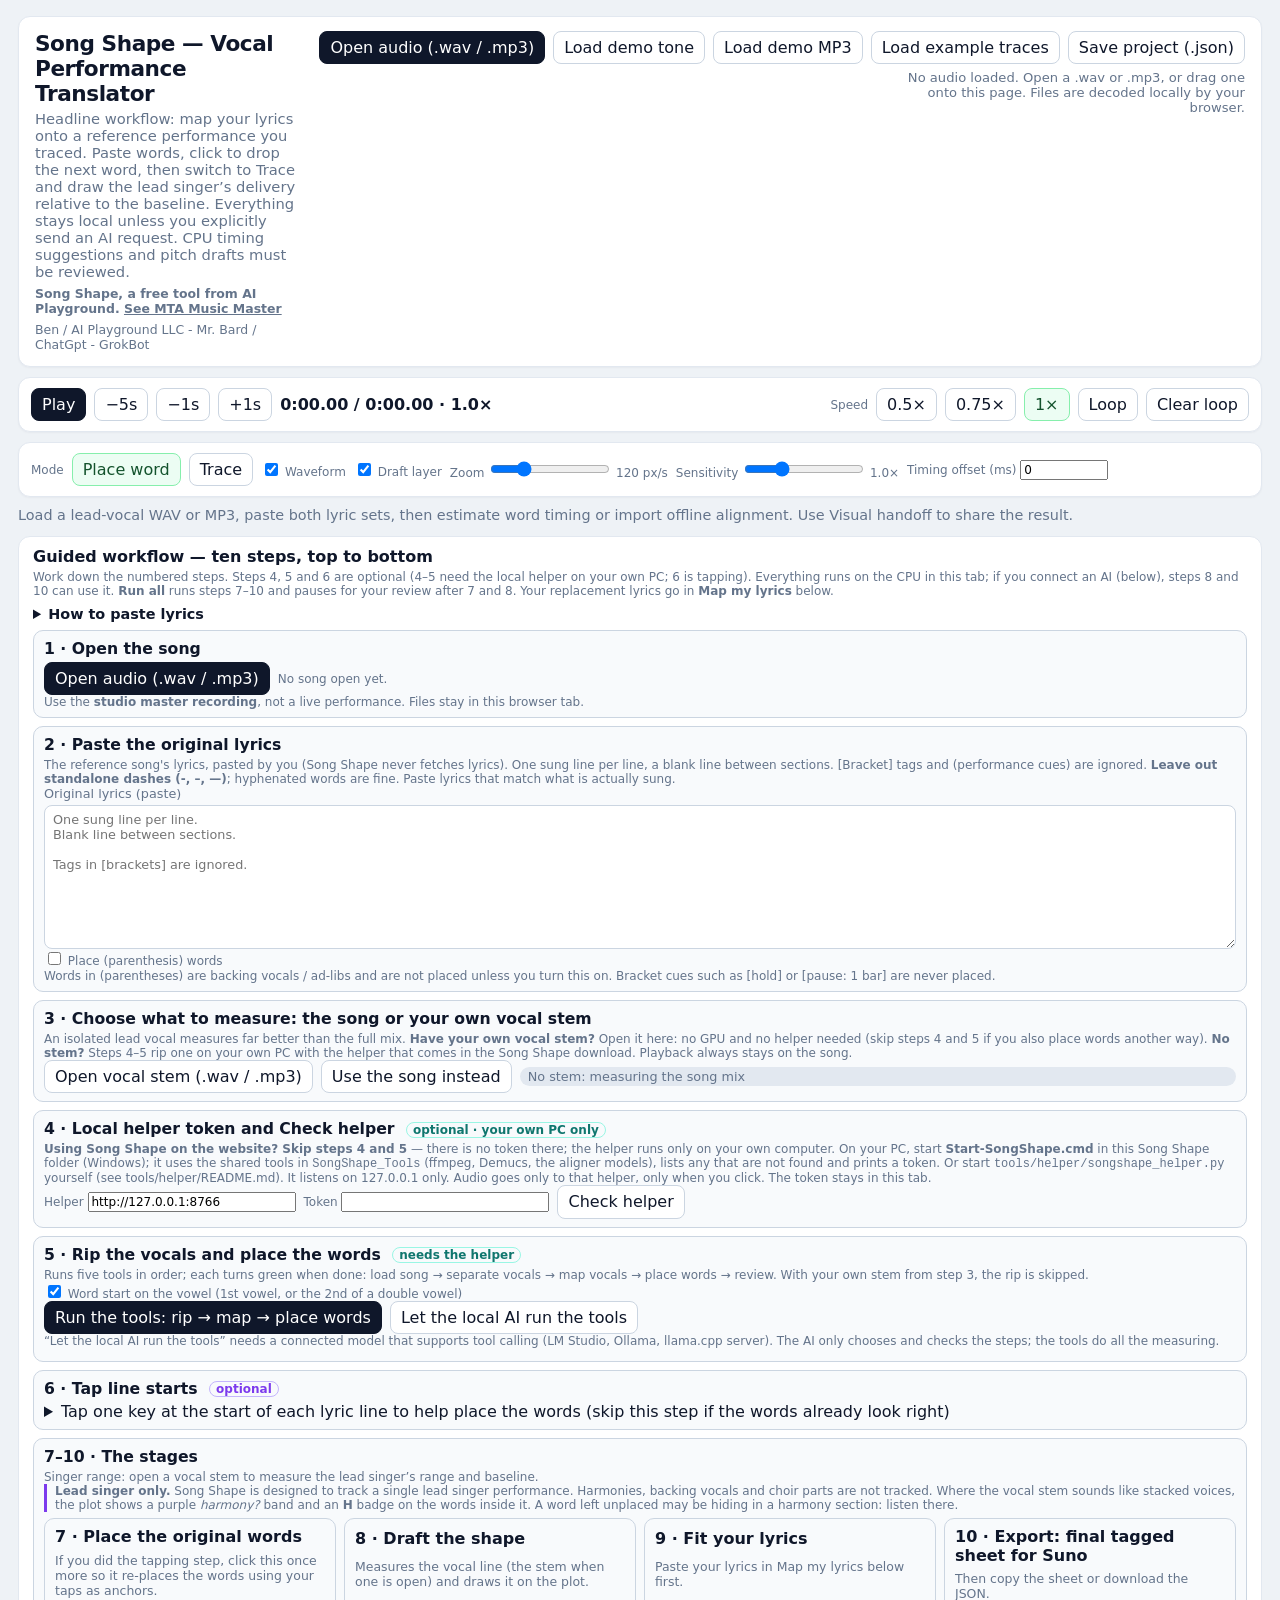
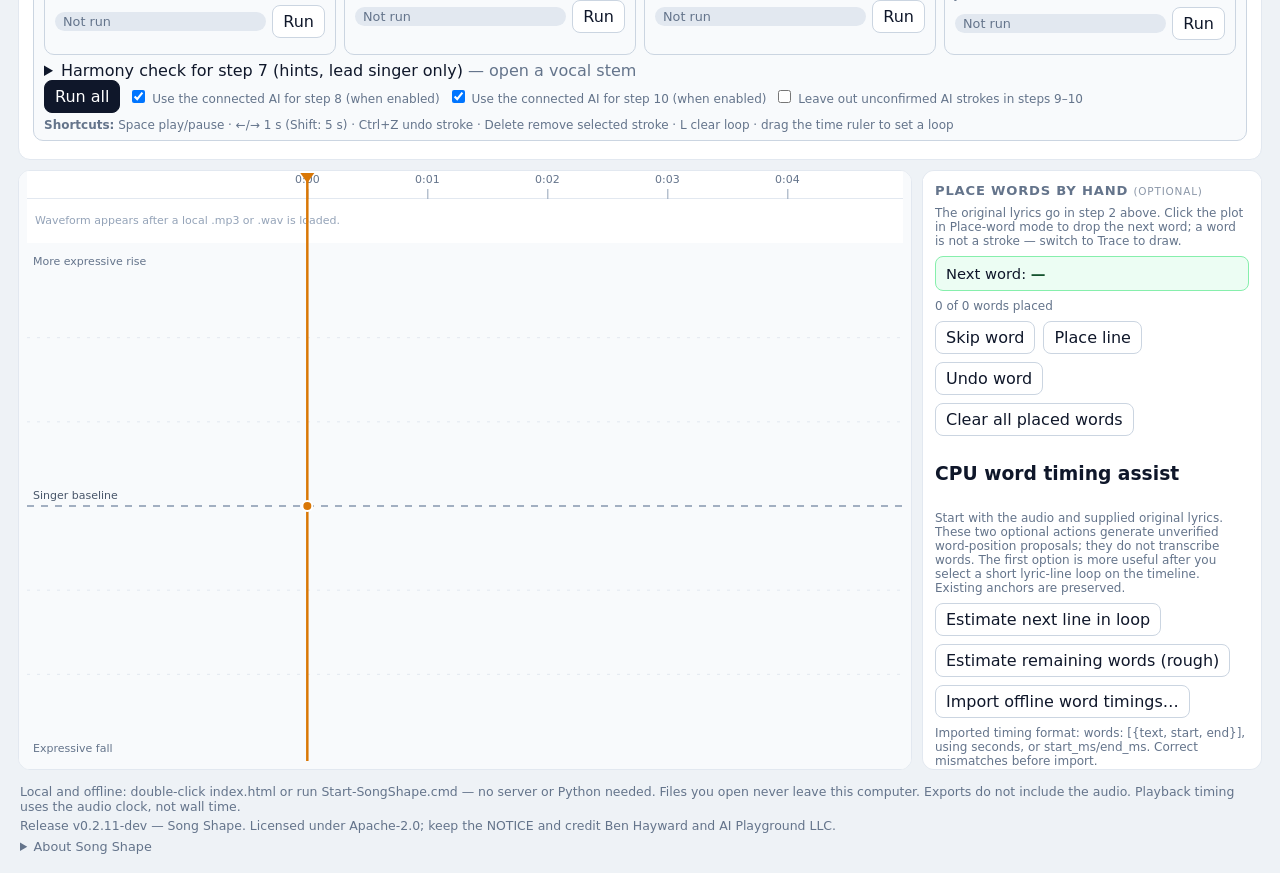
<file: index.html>
<!DOCTYPE html>
<html lang="en">
<head>
  <meta charset="utf-8">
  <meta name="viewport" content="width=device-width, initial-scale=1">
  <meta name="color-scheme" content="light">
  <link rel="icon" href="data:,">
  <title>Song Shape — Vocal Performance Translator</title>
  <link rel="stylesheet" href="css/app.css">
</head>
<body>
  <div id="app">
    <header class="header">
      <div class="titles">
        <h1>Song Shape — Vocal Performance Translator</h1>
        <p class="subtitle">
          Headline workflow: map your lyrics onto a reference performance you traced.
          Paste words, click to drop the next word, then switch to Trace and draw the lead singer’s
          delivery relative to the baseline. Everything stays local unless you explicitly send an AI request. CPU timing suggestions and pitch drafts must be reviewed.
        </p>
        <p class="credit brand">Song Shape, a free tool from AI Playground. <a class="brand-link" href="https://www.aiplayground.spot/music-master" target="_blank" rel="noopener noreferrer" referrerpolicy="no-referrer">See MTA Music Master</a></p>
        <p class="credit">Ben / AI Playground LLC - Mr. Bard / ChatGpt - GrokBot</p>
      </div>
      <div class="header-actions">
        <div class="cluster">
          <button type="button" class="primary" id="btn-open">Open audio (.wav / .mp3)</button>
          <button type="button" id="btn-load-demo">Load demo tone</button>
          <button type="button" id="btn-load-demo-mp3">Load demo MP3</button>
          <button type="button" id="btn-load-example">Load example traces</button>
          <button type="button" id="btn-save-top" title="Save the whole project as JSON (same as Export JSON). Audio is not included.">Save project (.json)</button>
        </div>
        <div id="audio-label" class="audio-label">No audio loaded. Open a .wav or .mp3, or drag one onto this page. Files are decoded locally by your browser.</div>
        <input id="file-audio" class="sr-only" type="file" accept=".wav,.mp3,audio/wav,audio/x-wav,audio/mpeg">
        <input id="file-json" class="sr-only" type="file" accept=".json,application/json">
        <input id="file-align" class="sr-only" type="file" accept=".json,application/json">
      </div>
    </header>

    <div class="row transport">
      <div class="cluster">
        <button type="button" class="primary" id="btn-play">Play</button>
        <button type="button" id="btn-back-5" title="Back 5 seconds">−5s</button>
        <button type="button" id="btn-back-1" title="Back 1 second">−1s</button>
        <button type="button" id="btn-fwd-1" title="Forward 1 second">+1s</button>
        <span id="time-readout">0:00.00 / 0:00.00  ·  1×</span>
        <span id="rec-badge" hidden>REC</span>
      </div>
      <div class="cluster">
        <span class="hint">Speed</span>
        <button type="button" data-rate="0.5">0.5×</button>
        <button type="button" data-rate="0.75">0.75×</button>
        <button type="button" data-rate="1" class="on">1×</button>
        <button type="button" id="btn-loop" title="Drag the time ruler to set a loop">Loop</button>
        <button type="button" id="btn-clear-loop" title="Clear the loop (L)">Clear loop</button>
      </div>
    </div>

    <div class="row toolbar">
      <div class="cluster">
        <span class="hint">Mode</span>
        <button type="button" id="btn-mode-place" class="on" title="Click the plot to drop the next word. Tracing will not consume lyrics.">Place word</button>
        <button type="button" id="btn-mode-trace" title="Hold the left button while the song plays to draw a stroke. This never places a word.">Trace</button>
        <label class="hint"><input type="checkbox" id="chk-waveform" checked> Waveform</label>
        <label class="hint"><input type="checkbox" id="chk-draft" checked> Draft layer</label>
      </div>
      <div class="cluster">
        <label class="hint">Zoom <input type="range" id="zoom" min="30" max="400" value="120"> <span id="zoom-val">120 px/s</span></label>
        <label class="hint">Sensitivity <input type="range" id="sensitivity" min="0.4" max="2.5" step="0.1" value="1"> <span id="sensitivity-val">1.0×</span></label>
        <label class="hint">Timing offset (ms) <input type="number" id="timing-offset" value="0" step="10" style="width:5.5rem"></label>
      </div>
    </div>

    <p id="status" data-kind="info"></p>

    <section id="guided" class="guided" aria-labelledby="guided-title">
      <h2 id="guided-title">Guided workflow — ten steps, top to bottom</h2>
      <p class="hint">Work down the numbered steps. Steps 4, 5 and 6 are optional (4–5 need the local helper on your own PC; 6 is tapping). Everything runs on the CPU in this tab; if you connect an AI (below), steps 8 and 10 can use it. <strong>Run all</strong> runs steps 7–10 and pauses for your review after 7 and 8. Your replacement lyrics go in <strong>Map my lyrics</strong> below.</p>
      <details id="lyrics-format-help" class="format-help">
        <summary>How to paste lyrics</summary>
        <ul>
          <li><strong>Song Shape never downloads lyrics or songs.</strong> You load your own audio file and paste the lyrics yourself.</li>
          <li><strong>Original lyrics</strong> (optional): the words of the reference song, if you have them. Without them, place words by clicking, or skip step 7 and work from the shape only.</li>
          <li><strong>Your replacement lyrics</strong>: the words you want sung with the same delivery (Step 1), then any new sections in that style (Step 2).</li>
          <li>One sung line per line. Leave a <strong>blank line between sections</strong>. Section names are optional — a line such as <code>[Chorus]</code> only marks where a section starts.</li>
          <li>Any <code>[bracket]</code> tags and clear performance cues in parentheses such as <code>(whispered)</code> are <strong>ignored</strong>. Song Shape writes its own tags: <code>[Verse]</code> / <code>[Chorus]</code> (a block that repeats is the chorus) and a <code>[Delivery: …]</code> line built from the measured rise and fall. Unclear parentheses such as <code>(oh oh)</code> stay as sung backing words and are flagged.</li>
          <li>Leave out titles, credits, chords and notes; they would be read as lyric lines.</li>
          <li><strong>Leave out standalone dashes</strong> (<code>-</code>, <code>–</code>, <code>—</code>) between words: they break word timing, and Song Shape will ask you to remove them. Hyphenated words such as <code>well-known</code> are fine.</li>
        </ul>
      </details>
      <ol class="flow" id="flow">
        <li id="flow-1"><h3>1 · Open the song</h3>
          <div class="cluster"><button type="button" class="primary" id="btn-flow-open">Open audio (.wav / .mp3)</button> <span class="hint" id="flow-audio-status">No song open yet.</span></div>
          <p class="hint">Use the <strong>studio master recording</strong>, not a live performance. Files stay in this browser tab.</p>
        </li>
        <li id="flow-2"><h3>2 · Paste the original lyrics</h3>
          <p class="hint">The reference song's lyrics, pasted by you (Song Shape never fetches lyrics). One sung line per line, a blank line between sections. [Bracket] tags and (performance cues) are ignored. <strong>Leave out standalone dashes (-, –, —)</strong>; hyphenated words are fine. Paste lyrics that match what is actually sung.</p>
          <label class="field">Original lyrics (paste)
            <textarea id="lyrics-text" rows="8" placeholder="One sung line per line.&#10;Blank line between sections.&#10;&#10;Tags in [brackets] are ignored."></textarea>
          </label>
          <p class="hint" id="lyrics-input-note" aria-live="polite"></p>
          <label class="hint"><input type="checkbox" id="chk-place-parentheses"> Place (parenthesis) words</label>
          <p class="hint">Words in (parentheses) are backing vocals / ad-libs and are not placed unless you turn this on. Bracket cues such as [hold] or [pause: 1 bar] are never placed.</p>
        </li>
        <li id="flow-3"><h3>3 · Choose what to measure: the song or your own vocal stem</h3>
          <p class="hint">An isolated lead vocal measures far better than the full mix. <strong>Have your own vocal stem?</strong> Open it here: no GPU and no helper needed (skip steps 4 and 5 if you also place words another way). <strong>No stem?</strong> Steps 4–5 rip one on your own PC with the helper that comes in the Song Shape download. Playback always stays on the song.</p>
          <div class="cluster">
            <button type="button" id="btn-open-stem">Open vocal stem (.wav / .mp3)</button>
            <button type="button" id="btn-clear-stem">Use the song instead</button>
            <input id="file-stem" class="sr-only" type="file" accept=".wav,.mp3,audio/wav,audio/x-wav,audio/mpeg">
            <span class="g-status" id="stem-status" data-state="todo">No stem: measuring the song mix</span>
          </div>
        </li>
        <li id="flow-4"><h3>4 · Local helper token and Check helper <span class="local-tag">optional · your own PC only</span></h3>
          <p class="hint"><strong>Using Song Shape on the website? Skip steps 4 and 5</strong> — there is no token there; the helper runs only on your own computer. On your PC, start <strong>Start-SongShape.cmd</strong> in this Song Shape folder (Windows); it uses the shared tools in <code>SongShape_Tools</code> (ffmpeg, Demucs, the aligner models), lists any that are not found and prints a token. Or start <code>tools/helper/songshape_helper.py</code> yourself (see tools/helper/README.md). It listens on 127.0.0.1 only. Audio goes only to that helper, only when you click. The token stays in this tab.</p>
          <div class="cluster">
            <label class="hint">Helper <input type="text" id="helper-url" value="http://127.0.0.1:8766" spellcheck="false" style="width:13rem"></label>
            <label class="hint">Token <input type="password" id="helper-token" autocomplete="off" style="width:13rem"></label>
            <button type="button" id="btn-helper-check">Check helper</button>
          </div>
          <ul class="hint" id="helper-tools" aria-live="polite"></ul>
        </li>
        <li id="flow-5"><h3>5 · Rip the vocals and place the words <span class="local-tag">needs the helper</span></h3>
          <p class="hint">Runs five tools in order; each turns green when done: load song → separate vocals → map vocals → place words → review. With your own stem from step 3, the rip is skipped.</p>
          <div class="cluster">
            <label class="hint"><input type="checkbox" id="chk-vowel-target" checked> Word start on the vowel (1st vowel, or the 2nd of a double vowel)</label>
          </div>
          <div class="cluster">
            <button type="button" class="primary" id="btn-pipeline-cpu">Run the tools: rip → map → place words</button>
            <button type="button" id="btn-pipeline-ai">Let the local AI run the tools</button>
          </div>
          <p class="hint">“Let the local AI run the tools” needs a connected model that supports tool calling (LM Studio, Ollama, llama.cpp server). The AI only chooses and checks the steps; the tools do all the measuring.</p>
        <ol class="pipeline-log" id="pipeline-log"></ol>
        </li>
        <li id="flow-6"><h3>6 · Tap line starts <span class="optional-tag">optional</span></h3>
          <details id="tap-panel">
          <summary>Tap one key at the start of each lyric line to help place the words (skip this step if the words already look right)</summary>
          <p class="tap-rule" id="tap-rule"><strong>One tap per line:</strong> tap once at the first sound of each lyric line. Don't tap line ends — the next line's tap marks where this one ends.</p>
          <p class="tap-next-big" id="tap-next-big">Next to tap: —</p>
          <p class="hint tap-warn" id="tap-warn" hidden></p>
          <p class="hint">Click <strong>Start tapping</strong>, play the song, and press <strong>Enter</strong> (or Space) once at each lyric line's first sound. Backspace or Ctrl+Z undoes the last tap. Click <strong>Skip line</strong> for a line you want left automatic. Taps show in purple on the timeline and save with the project. Tapping does not place words by itself: afterwards click <strong>7 · Place the original words</strong> once more and it re-places the words using your taps as anchors.</p>
          <div class="cluster">
            <button type="button" id="btn-tap-start">Start tapping</button>
            <button type="button" id="btn-tap-play">Play / pause</button>
            <button type="button" id="btn-tap-mark">Tap this line (Enter)</button>
            <button type="button" id="btn-tap-skip">Skip line</button>
            <button type="button" id="btn-tap-undo">Undo tap</button>
            <button type="button" id="btn-tap-clear">Clear taps</button>
            <label class="hint">Tap correction (ms) <input type="number" id="tap-latency" min="-1000" max="1000" step="10" value="-120" style="width:5rem"></label>
          </div>
          <p class="hint" id="tap-next" aria-live="polite">No taps yet.</p>
          <p class="hint">−120 ms compensates a typical reaction delay, not a measured guarantee. If your taps sound late, make it more negative; use 0 if you anticipate the line. Changes apply only to new taps. Use Undo or Clear to redo.</p>
          </details>
        </li>
        <li id="flow-stages" class="flow-stages"><h3>7–10 · The stages</h3>
      <p class="hint vocal-range" id="vocal-range-label" aria-live="polite">Singer range: open a vocal stem to measure the lead singer’s range and baseline.</p>
      <p class="hint lead-only" id="lead-disclaimer"><strong>Lead singer only.</strong> Song Shape is designed to track a single lead singer performance. Harmonies, backing vocals and choir parts are not tracked. Where the vocal stem sounds like stacked voices, the plot shows a purple <em>harmony?</em> band and an <strong>H</strong> badge on the words inside it. A word left unplaced may be hiding in a harmony section: listen there.</p>
      <ol class="guided-steps">
        <li><span class="g-name">7 · Place the original words</span> <p class="g-hint" id="g-hint-1">If you did the tapping step, click this once more so it re-places the words using your taps as anchors.</p> <span class="g-status" id="g-status-1" data-state="todo">Not run</span> <button type="button" id="btn-g-run-1">Run</button> <span class="g-when" id="g-when-1"></span></li>
        <li><span class="g-name">8 · Draft the shape</span> <p class="g-hint">Measures the vocal line (the stem when one is open) and draws it on the plot.</p> <span class="g-status" id="g-status-2" data-state="todo">Not run</span> <button type="button" id="btn-g-run-2">Run</button> <span class="g-when" id="g-when-2"></span></li>
        <li><span class="g-name">9 · Fit your lyrics</span> <p class="g-hint">Paste your lyrics in Map my lyrics below first.</p> <span class="g-status" id="g-status-3" data-state="todo">Not run</span> <button type="button" id="btn-g-run-3">Run</button> <span class="g-when" id="g-when-3"></span></li>
        <li><span class="g-name">10 · Export: final tagged sheet for Suno</span> <p class="g-hint">Then copy the sheet or download the JSON.</p> <span class="g-status" id="g-status-4" data-state="todo">Not run</span> <button type="button" id="btn-g-run-4">Run</button> <span class="g-when" id="g-when-4"></span></li>
      </ol>
      <details id="harmony-panel" class="harmony-panel"><summary>Harmony check for step 7 (hints, lead singer only) <span id="harmony-count" class="muted">— open a vocal stem</span></summary>
        <ul id="harmony-list" class="hint"></ul>
      </details>
      <div class="cluster">
        <button type="button" class="primary" id="btn-g-run-all">Run all</button>
        <button type="button" id="btn-g-continue" hidden>Continue after review</button>
        <label class="hint"><input type="checkbox" id="chk-g-ai-draft" checked> Use the connected AI for step 8 (when enabled)</label>
        <label class="hint"><input type="checkbox" id="chk-g-ai-sheet" checked> Use the connected AI for step 10 (when enabled)</label>
        <label class="hint"><input type="checkbox" id="chk-exclude-unconfirmed-ai"> Leave out unconfirmed AI strokes in steps 9–10</label>
      </div>
      <p class="hint" id="g-message"></p>
      <div id="stage-result" hidden aria-live="polite"></div>
      <p class="hint shortcuts"><strong>Shortcuts:</strong> Space play/pause · ←/→ 1 s (Shift: 5 s) · Ctrl+Z undo stroke · Delete remove selected stroke · L clear loop · drag the time ruler to set a loop</p>
        </li>
      </ol>
    </section>

    <div class="workspace">
      <div class="stage-wrap">
        <div id="tap-dock" class="tap-dock" hidden role="region" aria-label="Tap controls">
          <div class="tap-dock-head"><strong>Tapping</strong> <button type="button" id="tap-dock-stop" title="Stop tapping">Stop</button></div>
          <p class="tap-dock-rule"><strong>One tap per line</strong>, at its first sound. Don't tap line ends.</p>
          <p class="tap-dock-line next"><span>Next to tap:</span> <span id="tap-dock-next">—</span></p>
          <p class="tap-dock-line"><span class="muted">Last tapped:</span> <span id="tap-dock-current">—</span></p>
          <p class="tap-dock-warn" id="tap-dock-warn" hidden><span id="tap-dock-warn-text"></span> <button type="button" id="tap-dock-clear">Clear taps</button></p>
          <div class="tap-dock-buttons">
            <button type="button" id="tap-dock-play">Play / pause</button>
            <button type="button" class="primary" id="tap-dock-mark">Tap this line (Enter)</button>
            <button type="button" id="tap-dock-skip">Skip line</button>
            <button type="button" id="tap-dock-undo">Undo</button>
          </div>
          <p class="tap-dock-line muted" id="tap-dock-count">0 tapped</p>
          <label class="tap-dock-line muted">Correction (ms) <input type="number" id="tap-dock-latency" min="-1000" max="1000" step="10" value="-120"></label>
        </div>
        <canvas id="stage" tabindex="0" aria-label="Tracing timeline. Hold the left mouse button while the song plays to draw a stroke."></canvas>
      </div>
      <aside class="side">
        <h2>Place words by hand <span class="optional">(optional)</span></h2>
        <p class="hint">The original lyrics go in step 2 above. Click the plot in Place-word mode to drop the next word; a word is not a stroke — switch to Trace to draw.</p>
        <div id="next-word-preview" class="next-word">Next word: <strong id="next-word-text">—</strong></div>
        <p id="lyrics-progress" class="hint">0 of 0 words placed</p>
        <div class="cluster">
          <button type="button" id="btn-skip-word">Skip word</button>
          <button type="button" id="btn-place-line" title="Drop the rest of the current lyric line at the playhead or loop">Place line</button>
          <button type="button" id="btn-undo-word">Undo word</button>
          <button type="button" id="btn-clear-words" title="Removes every placed word (not the taps)">Clear all placed words</button>
        </div>
        <h3>CPU word timing assist</h3>
        <p class="hint">Start with the audio and supplied original lyrics. These two optional actions generate unverified word-position proposals; they do not transcribe words. The first option is more useful after you select a short lyric-line loop on the timeline. Existing anchors are preserved.</p>
        <div class="cluster">
          <button type="button" id="btn-estimate-line">Estimate next line in loop</button>
          <button type="button" id="btn-estimate-all">Estimate remaining words (rough)</button>
          <button type="button" id="btn-import-alignment">Import offline word timings…</button>
        </div>
        <p class="hint" id="alignment-feedback">Imported timing format: words: [{text, start, end}], using seconds, or start_ms/end_ms. Correct mismatches before import.</p>
        <button type="button" id="btn-confirm-anchor">Confirm selected word timing</button>
        <label class="hint"><input type="checkbox" id="chk-harmony"> Harmony with lead (selected word)</label>
        <div class="cluster">
          <button type="button" id="btn-harmony-line" title="Mark every word on the selected line as backing harmony under the same lead">Harmony on this line</button>
          <button type="button" id="btn-harmony-loop" title="Mark the current loop as a harmony range under the same lead">Harmony on loop</button>
        </div>
        <label class="field">Reference title
          <input type="text" id="ref-title" placeholder="Public song title">
        </label>
        <label class="field">Reference artist (kept in the file; never used in a style prompt)
          <input type="text" id="ref-artist" placeholder="Artist name">
        </label>
        <label class="field">Lead singer identity (written once on exports; not a per-line cue)
          <textarea id="performer-identity" rows="4"></textarea>
        </label>

        <h2>Map my lyrics</h2>
        <p class="hint">Paste <strong>your replacement lyrics</strong> (saved separately in your local Song Shape JSON). Plain lines, blank line between sections; any [bracket] tags or (performance cues) you paste are ignored and replaced by Song Shape's own tags (except a <strong>[New]</strong> mark, see Extend below). <strong>Leave out standalone dashes (-, –, —)</strong>; they break word timing (hyphenated words are fine). Copy a reduced-data AI request, or build a contour-directed sheet without AI. Style prompts describe the sound and do not name the artist.</p>
        <h3 id="step1-title">Step 1 · Map my lyrics to the reference performance</h3>
        <p class="hint">Your lyrics, sung the way the reference singer sings: paste them one line per sung line, a blank line between sections, matching the original line by line (ending included). You get a ready-to-paste sheet with section and delivery tags.</p>
        <label class="field">Step 1 · My lyrics — Your replacement lyrics (paste)
          <textarea id="new-lyrics" rows="5" placeholder="The lyrics you want sung with the same delivery.&#10;One line per sung line; blank line between sections."></textarea>
        </label>
        <p class="hint" id="new-lyrics-input-note" aria-live="polite"></p>
        <div class="cluster"><button type="button" class="primary" id="btn-step1-sheet">Step 1 · Map my lyrics (ready-to-paste sheet)</button> <button type="button" id="btn-step1-json">Download Step 1 vocal performance JSON</button></div>
        <div id="extend-panel">
          <h3 id="step2-title">Step 2 · Extend in that style</h3>
          <p class="hint">Now add your own extra sections in the style you just mapped. Click <strong>Start from my Step 1 lyrics</strong>, then type each new section where you want it (anywhere, also between existing sections) with a line such as <strong>[New Verse]</strong>, <strong>[New Chorus]</strong>, <strong>[New Bridge]</strong> or just <strong>[New]</strong> above it. Each new section inherits the tags of the same section type already mapped (the nearest one before it). Your Step 1 sections keep their mapping, including the ending.</p>
          <label class="field">Step 2 · My song with new sections (Step 1 lyrics plus sections marked [New …])
            <textarea id="extend-lyrics" rows="8" placeholder="Click Start from my Step 1 lyrics, then add [New Verse] sections where you want them."></textarea>
          </label>
          <div class="cluster">
            <button type="button" id="btn-extend-from-step1">Start from my Step 1 lyrics</button>
            <button type="button" class="primary" id="btn-step2-sheet">Step 2 · Extend in that style (sheet)</button>
            <button type="button" id="btn-step2-json">Download Step 2 vocal performance JSON</button>
          </div>
          <label><input type="checkbox" id="chk-extend-lift"> Lift the new sections (optional; off = faithful: new sections inherit the measured performance unchanged)</label>
          <p class="hint">Lift on: new sections keep their source section's tags but step up one notch (higher register, longer holds, more power), most of all on the final line (long hold on the last word, lifted ending). The sheet and the JSON mark what changed.</p>
          <p class="hint" id="extend-check" aria-live="polite"></p>
          <p class="hint" id="suno-count-step2" aria-live="polite"></p>
          <details>
            <summary>How sections are matched, and naming your own</summary>
            <p class="hint">The reference sections (verse, chorus, bridge, vocalise, outro) come from the reference lyric tags, or are detected from repeated lines, wordless lines and long instrumental breaks. Your sections are matched to them in order. Each gets a <strong>[Vocal style: …]</strong> tag (pace, register, intensity, held notes, contour) plus per-line delivery tags. If your first section starts with a tag such as <strong>[Verse]</strong>, you are naming sections yourself: give each section a tag ([Verse], [Chorus], [Bridge], [Outro], [New Verse]…); a blank line with no tag after it stays inside the same section (a phrasing gap), and your names are kept. A section left over with no original section to follow is treated as new.</p>
          </details>
          <label><input type="checkbox" id="chk-extend" checked> Map by sections (section style tags; new sections inherit)</label>
          <label><input type="checkbox" id="chk-json-ref-text"> Include the reference lyric lines in the vocal performance JSON (off by default; keep that file private)</label>
          <p class="hint">The vocal performance JSON (Step 1 or Step 2) holds, per section, line and word: the reference timing, relative pitch contour, register, holds, dynamics and phrasing, your lyric and the reference line it maps to; new sections are marked new with their source section. Hand it to a reasoning AI to help with tag mapping. No audio is inside. Schema: docs/vocal_json_schema.md.</p>
          <label class="field">Section map and shape notes (not part of the paste)
            <textarea id="extend-notes" rows="10" readonly placeholder="Step 1 and Step 2 write the section map here."></textarea>
          </label>
          <div class="cluster"><button type="button" id="btn-copy-extend">Copy section notes</button></div>
          <p class="hint">Your lyric words are never changed. Pace is syllables per second of singing (no BPM is measured). Register and intensity come from the measured reference contour. Tags and style prompts describe the sound; no artist is named.</p>
        </div>
        <div class="cluster">
          <button type="button" class="primary" id="btn-map-request">Copy mapping request</button>
          <button type="button" id="btn-map-request-save">Save request .txt</button>
          <button type="button" id="btn-map-sheet">Build contour-directed sheet</button>
          <button type="button" id="btn-save-vocal-map">Export detailed vocal map JSON</button>
          <button type="button" id="btn-map-send">Send to connected AI</button>
          <button type="button" class="primary" id="btn-visual-handoff">Preview visual handoff</button>
          <button type="button" id="btn-handoff-png">Save picture PNG</button>
          <button type="button" id="btn-handoff-html">Save full local report HTML</button>
          <button type="button" id="btn-handoff-json">Save AI handoff JSON</button>
        </div>
        <label class="field"><strong>Lyrics for Suno</strong> (paste this into the lyrics box; it holds only lyrics and Song Shape tags)
          <textarea id="map-output" rows="14" readonly placeholder="Step 10 writes the tagged lyrics here. Requests for an AI also appear here."></textarea>
        </label>
        <div class="cluster suno-budget">
          <label>Suno lyrics limit
            <select id="suno-budget">
              <option value="5000" selected>5,000 characters (current Suno lyrics box)</option>
              <option value="3000">3,000 characters (older Suno models)</option>
              <option value="0">No limit (full sheet)</option>
            </select>
          </label>
          <span id="suno-count" class="hint" aria-live="polite">0 characters</span>
        </div>
        <p class="hint" id="suno-fit-note">Built in this order: your lyrics with their per-line performance tags and section headers first; then the characters left are used for the global vocal direction and section [Style] lines, as full as fits, never past the limit. Only if lyrics and line tags alone are over the limit are line tags shortened (holds, peaks, dips and register kept), with a warning. Lyric words are never cut.</p>
        <div class="cluster"><button type="button" class="primary" id="btn-copy-lyrics">Copy lyrics for Suno</button> <button type="button" id="btn-copy-style">Copy style prompt</button></div>
        <label class="field">Style prompt (Suno's style box)
          <textarea id="map-style" rows="3" readonly></textarea>
        </label>
        <p class="hint" id="map-notes" aria-live="polite"></p>

        <div class="visual-handoff" id="visual-handoff" hidden>
          <p class="hint">Visual contour on your replacement words. Upload the exported PNG alongside the copied AI text to a vision-enabled model, or use the complete event JSON with a text-only local model. Source audio and original reference wording are not included in shared outputs.</p>
          <img id="visual-handoff-image" alt="Visual word-by-word vocal performance contour for the replacement lyrics">
          <p id="visual-handoff-review" class="hint"></p>
        </div>

        <h2>Lyric sheet</h2>
        <div class="cluster">
          <button type="button" id="btn-copy-sheet">Copy lyric sheet</button>
          <button type="button" id="btn-save-sheet">Save lyric sheet .txt</button>
        </div>
        <p class="hint" id="suno-limits">Suno-style generators do not guarantee that bracketed cues will be followed. Tags are suggestions, not promised control. The lead identity is written once; harmony cues appear only where you marked backing harmony under that lead.</p>

        <details id="pitch-advanced">
        <summary><strong>Advanced: pitch tracker</strong> (step 8 by hand)</summary>
        <p class="hint">Step 8 runs this for you. Use it by hand to re-measure part of the song. It listens to the audio (the vocal stem if one is open) and draws the green measured line, which is separate from your own strokes. A whole song takes a few seconds; a 15–20 s loop is near-instant.</p>
        <label class="hint"><input type="checkbox" id="chk-draft-view"> Only measure what is on screen (or inside the loop)</label>
        <label class="field">Baseline note in Hz (automatic from the vocal range when a stem is open)
          <input type="number" id="draft-baseline-hz" min="40" max="20000" step="0.01" placeholder="Auto: midpoint of lead range">
        </label>
        <p class="hint">The vocal stem sets the baseline to the midpoint of its confident lead range in semitones (2nd–98th percentiles, excluding harmony). Low through high register is relative to that range. Without a stem this field can still set a fixed baseline; otherwise the draft uses the median pitch.</p>
        <button type="button" class="primary" id="btn-auto-contour">Measure the whole song and add the line</button>
        <p class="hint">No GPU or AI needed. v0.2.11 cleans the line: octave jumps are folded, short spikes removed, short gaps bridged and stray dots dropped. It is still a measurement, <strong>not</strong> a verified match for how the singer delivers the line.</p>
        <div class="cluster">
          <button type="button" id="btn-build-draft">Build draft from audio</button>
          <button type="button" id="btn-cancel-draft" hidden>Cancel</button>
          <button type="button" id="btn-accept-draft">Accept draft as strokes</button>
          <button type="button" id="btn-clear-draft">Clear draft</button>
        </div>
        <div id="draft-feedback" class="draft-feedback">
          <div id="draft-progress-wrap" class="draft-progress-wrap" hidden>
            <span id="draft-progress-text">Measuring pitch… 0%</span>
            <progress id="draft-progress-bar" max="100" value="0"></progress>
          </div>
          <p id="draft-message" class="draft-message" hidden></p>
        </div>
        </details>

        <details id="ai-connect">
          <summary>Connect your AI (optional, off by default)</summary>
          <p class="hint">Local (Ollama, LM Studio, llama.cpp) or an API (xAI/Grok, OpenAI, others) through an OpenAI-compatible endpoint. The API key stays in this tab’s memory / sessionStorage and is never written into exports. API providers are remote: tick the LAN/cloud opt-in, and the data in each request leaves your computer. Ollama rejects pages opened from disk: use Serve-Local.cmd.</p>
          <div class="cluster">
            <button type="button" data-ai-preset="ollama">Ollama</button>
            <button type="button" data-ai-preset="lmstudio">LM Studio</button>
            <button type="button" data-ai-preset="llamacpp">llama.cpp</button>
            <button type="button" data-ai-preset="openai-compatible">Other (OpenAI-compatible)</button>
            <button type="button" data-ai-preset="xai">xAI (Grok) API</button>
            <button type="button" data-ai-preset="openai">OpenAI API</button>
          </div>
          <label class="hint"><input type="checkbox" id="chk-ai-enabled"> Enable and allow sending a request (reconfirm after reload)</label>
          <label class="hint"><input type="checkbox" id="chk-ai-remote"> Allow sending to LAN/cloud endpoints in this page only (data may leave my computer)</label>
          <label class="field">Base URL
            <input type="text" id="ai-base" placeholder="http://127.0.0.1:11434/v1">
          </label>
          <label class="field">Model
            <input type="text" id="ai-model" placeholder="llama3.1">
          </label>
          <label class="field">API key (optional, never exported)
            <input type="password" id="ai-key" autocomplete="off">
          </label>
          <label class="hint"><input type="checkbox" id="chk-ai-json"> Ask the server for JSON output (works with Ollama and llama.cpp; turn off if LM Studio rejects it)</label>
          <label class="hint"><input type="checkbox" id="chk-ai-word-text"> Include the original word text in AI trace requests (off: only word timings and syllable counts are sent)</label>
          <h3 class="subhead">AI context file</h3>
          <p class="hint">Every AI request starts with the Song Shape context (<code>SONG_SHAPE_AI_CONTEXT.md</code>) so the model knows the tool, the stages, the data and the Suno tag rules. You can load your own version for this tab.</p>
          <div class="cluster">
            <button type="button" id="btn-ai-context-load">Load context file…</button>
            <button type="button" id="btn-ai-context-reset">Use built-in context</button>
          </div>
          <input id="file-ai-context" class="sr-only" type="file" accept=".md,.txt,text/plain,text/markdown">
          <p class="hint" id="ai-context-info"></p>

          <h3 class="subhead">AI learns from your hand traces</h3>
          <p class="hint">Pick finished hand-traced projects as examples. The AI drafts the trace window by window (about 12 s, grouped by lyric line) from the locally measured pitch contour plus your placed word timings and syllable counts, then the windows are stitched together; with no examples it drafts from that evidence alone. AI strokes appear dashed and tagged <code>ai_drafted_trace</code> / <code>needs_review</code>: correct them by ear (delete, or redraw in Trace mode). Examples stay in this tab only and are never saved or exported. Nothing is sent until you click Draft.</p>
          <div class="cluster">
            <button type="button" id="btn-ai-example-current" title="Uses only your hand-drawn strokes, not machine or AI strokes">Use current hand traces as an example</button>
            <button type="button" id="btn-ai-example-files">Add example projects (.json)…</button>
            <button type="button" id="btn-ai-clear-examples">Clear examples</button>
          </div>
          <input id="file-ai-examples" class="sr-only" type="file" accept=".json,application/json" multiple>
          <ul id="ai-example-list" class="ai-example-list"></ul>
          <div class="cluster">
            <button type="button" class="primary" id="btn-ai-draft-trace">Draft trace with AI</button>
            <button type="button" id="btn-ai-remove-draft">Remove AI-drafted strokes</button>
          </div>
          <p class="hint">For many songs without hand work, use the command line: <code>node cli/songshape.js ai-batch &lt;folder&gt; -o &lt;out&gt; --endpoint … --model …</code> (see README).</p>
        </details>

        <h2>Strokes and gaps</h2>
        <div class="cluster">
          <button type="button" id="btn-confirm-ai-stroke" title="Select an AI-drafted (dashed) stroke first">Confirm selected AI stroke</button>
          <button type="button" id="btn-confirm-all-ai">Confirm all AI strokes</button>
        </div>
        <p class="hint" id="ai-confirm-info">AI-drafted strokes are flagged for review in steps 9–10 until you confirm them.</p>
        <ul id="stroke-list"></ul>
        <label class="field">Phrase label (optional)
          <input type="text" id="phrase-label" placeholder="e.g. peak, break, pickup, nosedive">
        </label>
        <label class="field">Labels for selected stroke
          <input type="text" id="stroke-labels" placeholder="rise, peak">
        </label>
        <label class="field">Section for selected stroke (optional)
          <select id="section-preset">
            <option value="">None</option>
            <option value="Verse">Verse</option>
            <option value="Chorus">Chorus</option>
            <option value="Bridge">Bridge</option>
            <option value="Outro">Outro</option>
            <option value="__custom__">Custom…</option>
          </select>
        </label>
        <label class="field" id="section-custom-wrap" hidden>Custom section name
          <input type="text" id="section-custom" placeholder="e.g. Pre-chorus, Hook">
        </label>
        <button type="button" id="btn-section-loop" title="Uses the loop you set by dragging the time ruler">Apply section to loop</button>
        <div class="cluster">
          <button type="button" class="primary" id="btn-ask-ai" title="Copy a self-contained prompt for ChatGPT or GrokBot. No audio is sent anywhere.">Ask an AI</button>
          <button type="button" id="btn-save-ai-txt">Save AI prompt .txt</button>
        </div>
        <p class="hint">Ask an AI copies a prompt for ChatGPT or GrokBot. Nothing is uploaded. Pause and click a stroke to select it. Drag the ruler to set a loop, then apply a section to that range. Gaps are never auto-labeled as breaths.</p>
        <div class="cluster">
          <button type="button" id="btn-undo">Undo last stroke</button>
          <button type="button" id="btn-delete">Delete selected</button>
          <button type="button" id="btn-reset" class="danger" title="Clear the trace and start over. The loaded audio stays.">Reset</button>
          <button type="button" id="btn-clear" class="danger">Clear all</button>
        </div>
        <div class="cluster">
          <button type="button" id="btn-export-json">Export JSON</button>
          <button type="button" id="btn-import-json">Import JSON</button>
        </div>
        <div class="cluster">
          <button type="button" id="btn-export-png">Export view PNG</button>
          <button type="button" id="btn-export-png-full">Export full PNG</button>
          <button type="button" id="btn-copy-summary">Copy text summary</button>
        </div>
        <textarea id="summary-fallback" hidden aria-label="Text summary"></textarea>
      </aside>
    </div>

    <footer class="footer">
      <p>Local and offline: double-click index.html or run Start-SongShape.cmd — no server or Python needed. Files you open never leave this computer. Exports do not include the audio. Playback timing uses the audio clock, not wall time.</p>
      <p>Release v0.2.11-dev — Song Shape. Licensed under Apache-2.0; keep the NOTICE and credit Ben Hayward and AI Playground LLC.</p>
      <details id="about">
        <summary>About Song Shape</summary>
        <p id="about-lead-only">Song Shape is designed to track a single lead singer performance. Harmonies, backing vocals and choir parts are not tracked; harmony labels are hints found in the vocal stem, not facts. Unplaced words may be hiding in a harmony section.</p>
        <p id="about-disclaimer">The original Song Shape has no tracking, analytics, accounts or data collection. Use the official repository as the verified source; copies from elsewhere may have been modified.</p>
        <p>Copyright 2026 Ben Hayward and AI Playground LLC. Apache License 2.0 (see LICENSE and NOTICE).</p>
        <p>Official repository: <a id="link-repo" href="#" target="_blank" rel="noopener noreferrer" referrerpolicy="no-referrer">(set by js/project-info.js)</a> · <a id="link-report-bug" href="#" target="_blank" rel="noopener noreferrer" referrerpolicy="no-referrer">Report a bug</a> <span id="repo-placeholder-note" class="muted" hidden>(placeholder address until the repository is published)</span></p>
      </details>
    </footer>
  </div>

  <script src="js/strokes.js"></script>
  <script src="js/lyrics.js"></script>
  <script src="js/pitch.js"></script>
  <script src="js/contour-clean.js"></script>
  <script src="js/draft.js"></script>
  <script src="js/sheet.js"></script>
  <script src="js/map-lyrics.js"></script>
  <script src="js/ai.js"></script>
  <script src="js/ai-learn.js"></script>
  <script src="js/ai-context.js"></script>
  <script src="js/ai-chain.js"></script>
  <script src="js/project-info.js"></script>
  <script src="js/lyric-input.js"></script>
  <script src="js/cpu-tags.js"></script>
  <script src="js/performance-map.js"></script>
  <script src="js/word-onset.js"></script>
  <script src="js/ai-tools.js"></script>
  <script src="js/helper-client.js"></script>
  <script src="js/align-assist.js"></script>
  <script src="js/vocal-handoff.js"></script>
  <script src="js/extend.js"></script>
  <script src="js/suno-budget.js"></script>
  <script src="js/performance-json.js"></script>
  <script src="js/harmony-detect.js"></script>
  <script src="js/vocal-range.js"></script>
  <script src="js/audio.js"></script>
  <script src="js/render.js"></script>
  <script src="js/demo-data.js"></script>
  <script src="js/demo-mp3.js"></script>
  <script src="js/app.js"></script>
</body>
</html>
</file>
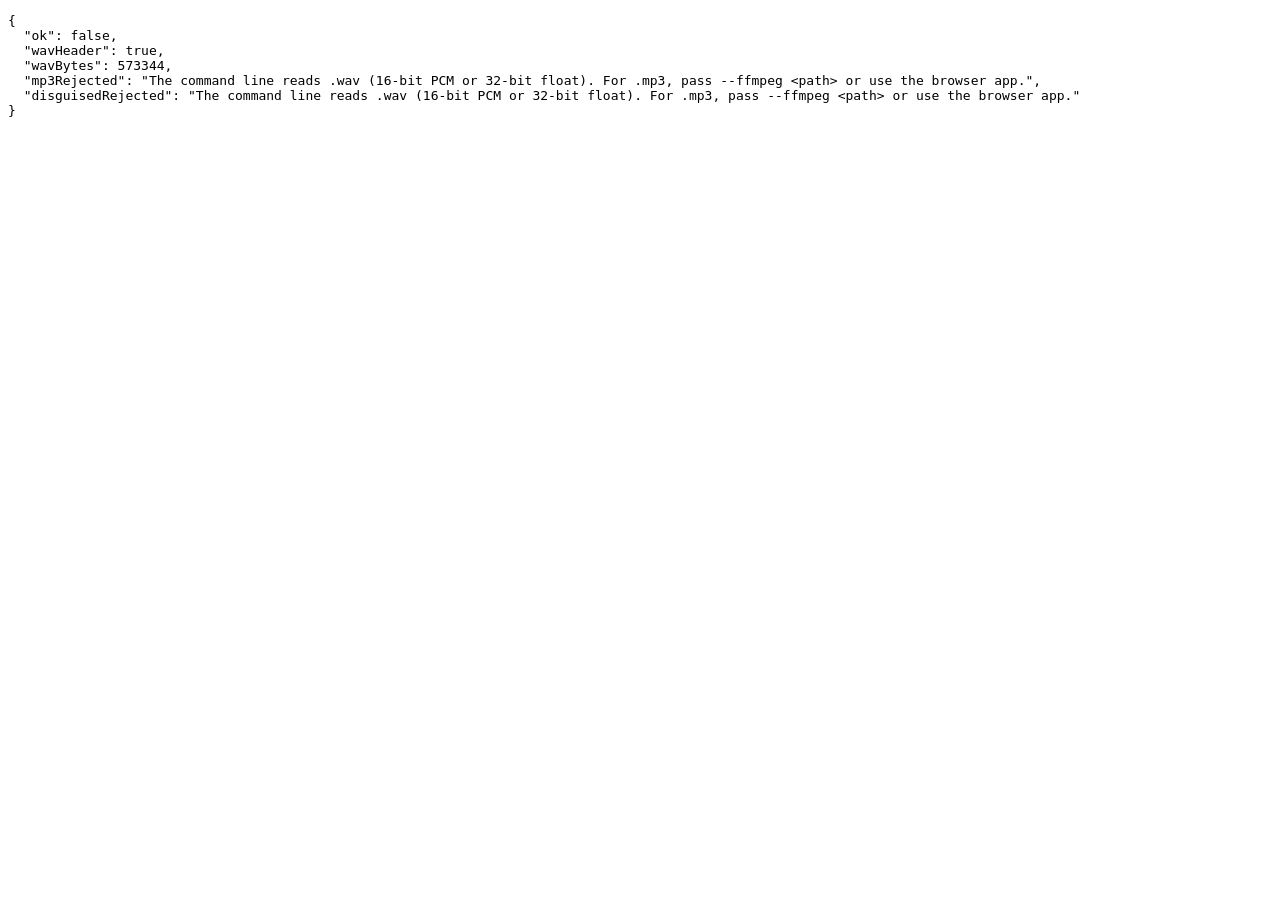
<file: tests/audio_format_check.html>
<!DOCTYPE html>
<html lang="en">
<head>
  <meta charset="utf-8">
  <title>Song Shape audio format check</title>
</head>
<body>
  <pre id="out">running…</pre>
  <script src="../js/strokes.js"></script>
  <script>
    async function loadBytes(url) {
      const res = await fetch(url);
      if (!res.ok) throw new Error(url + " fetch failed " + res.status);
      return res.arrayBuffer();
    }
    (async () => {
      const out = document.getElementById("out");
      const SS = window.SongShape;
      const msg = SS.WAV_ONLY_MESSAGE;
      try {
        const wavBuf = await loadBytes("../demo/fictional_tone.wav");
        const mp3Buf = await loadBytes("../demo/fictional_tone.mp3");
        SS.validateWavAudio("fictional_tone.wav", wavBuf);
        let mp3Err = null;
        try { SS.validateWavAudio("fictional_tone.mp3", mp3Buf); } catch (e) { mp3Err = e; }
        let disguised = null;
        try { SS.validateWavAudio("disguised.wav", mp3Buf); } catch (e) { disguised = e; }
        const ok = SS.isRiffWaveHeader(wavBuf) &&
          mp3Err && mp3Err.message === msg &&
          disguised && disguised.message === msg &&
          !SS.isSupportedAudioFile({ name: "fictional_tone.mp3", type: "audio/mpeg" }) &&
          SS.isSupportedAudioFile({ name: "fictional_tone.wav", type: "audio/wav" });
        const result = {
          ok: ok,
          wavHeader: SS.isRiffWaveHeader(wavBuf),
          wavBytes: wavBuf.byteLength,
          mp3Rejected: mp3Err && mp3Err.message,
          disguisedRejected: disguised && disguised.message
        };
        window.__audioFormatResult = result;
        out.textContent = JSON.stringify(result, null, 2);
        document.title = ok ? "AUDIO_FORMAT_OK" : "AUDIO_FORMAT_FAIL";
      } catch (err) {
        window.__audioFormatResult = { ok: false, error: String(err) };
        out.textContent = String(err && err.stack || err);
        document.title = "AUDIO_FORMAT_FAIL";
      }
    })();
  </script>
</body>
</html>
</file>
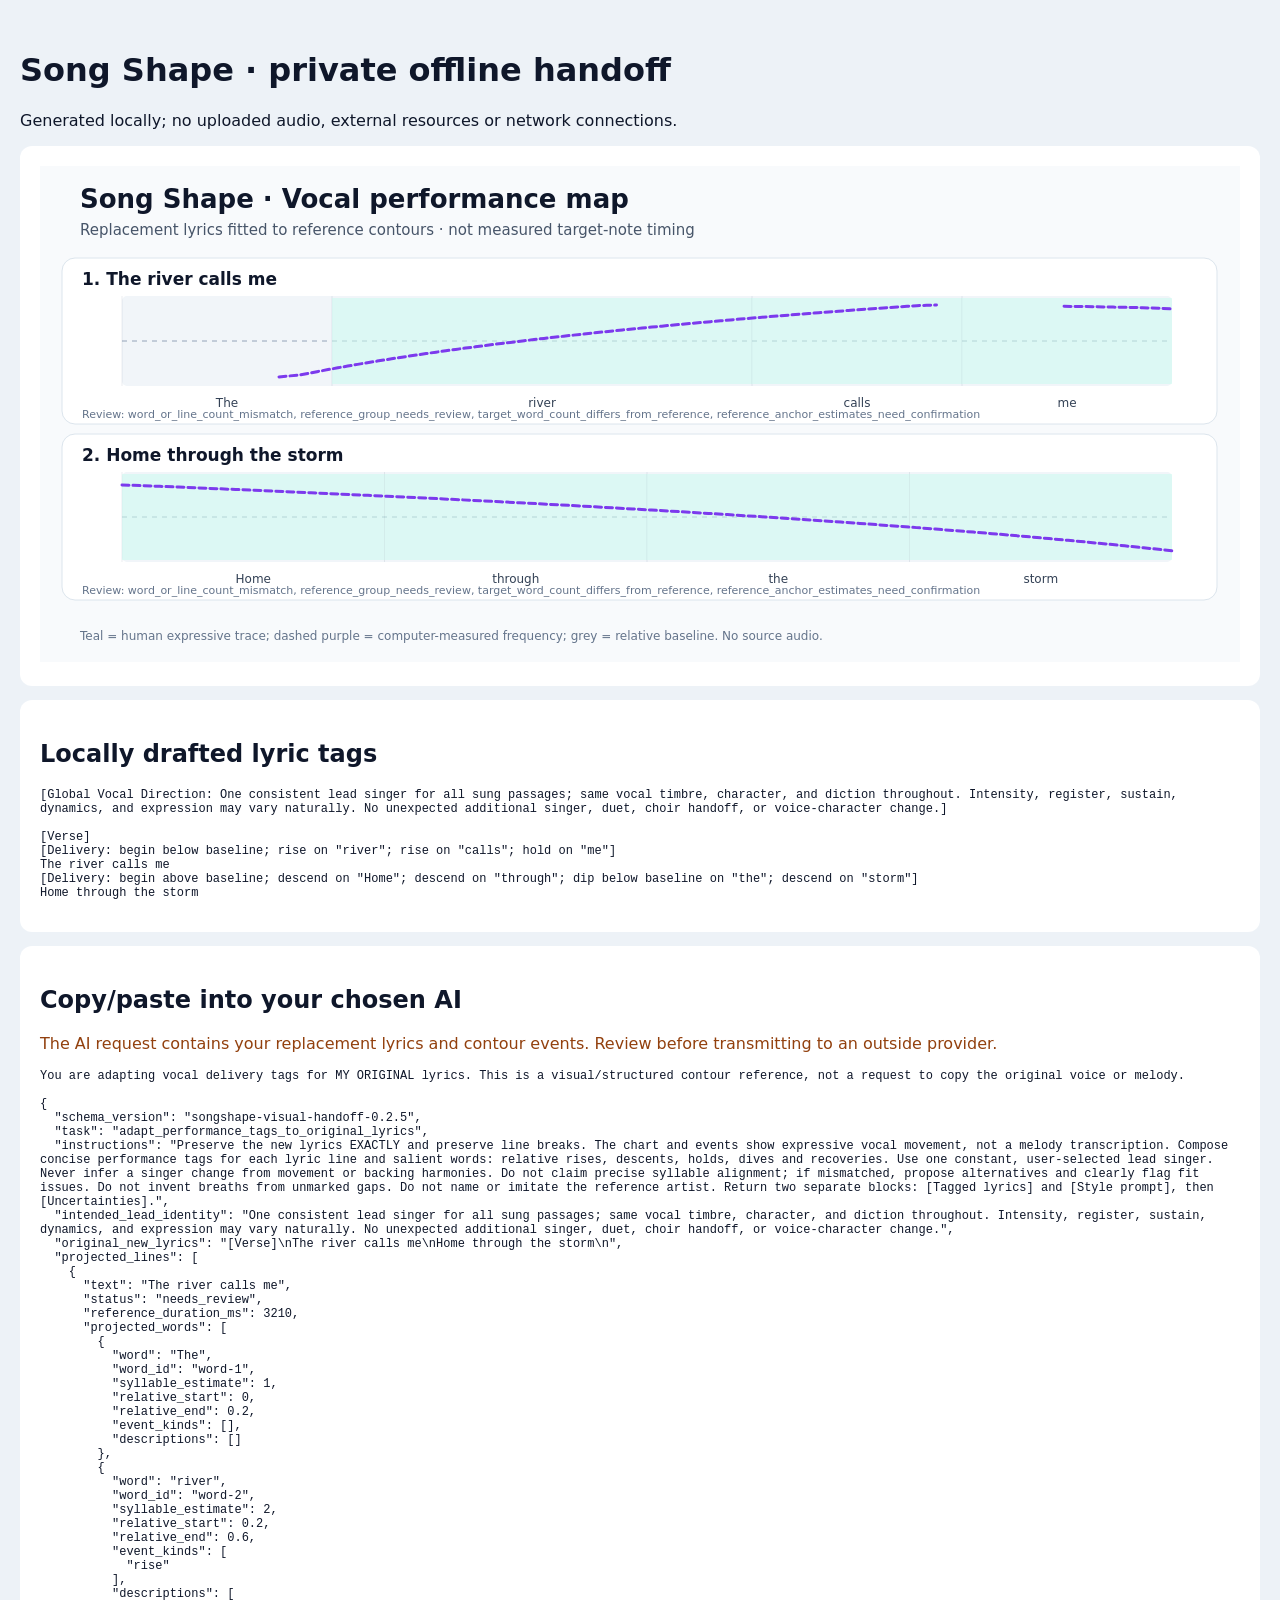
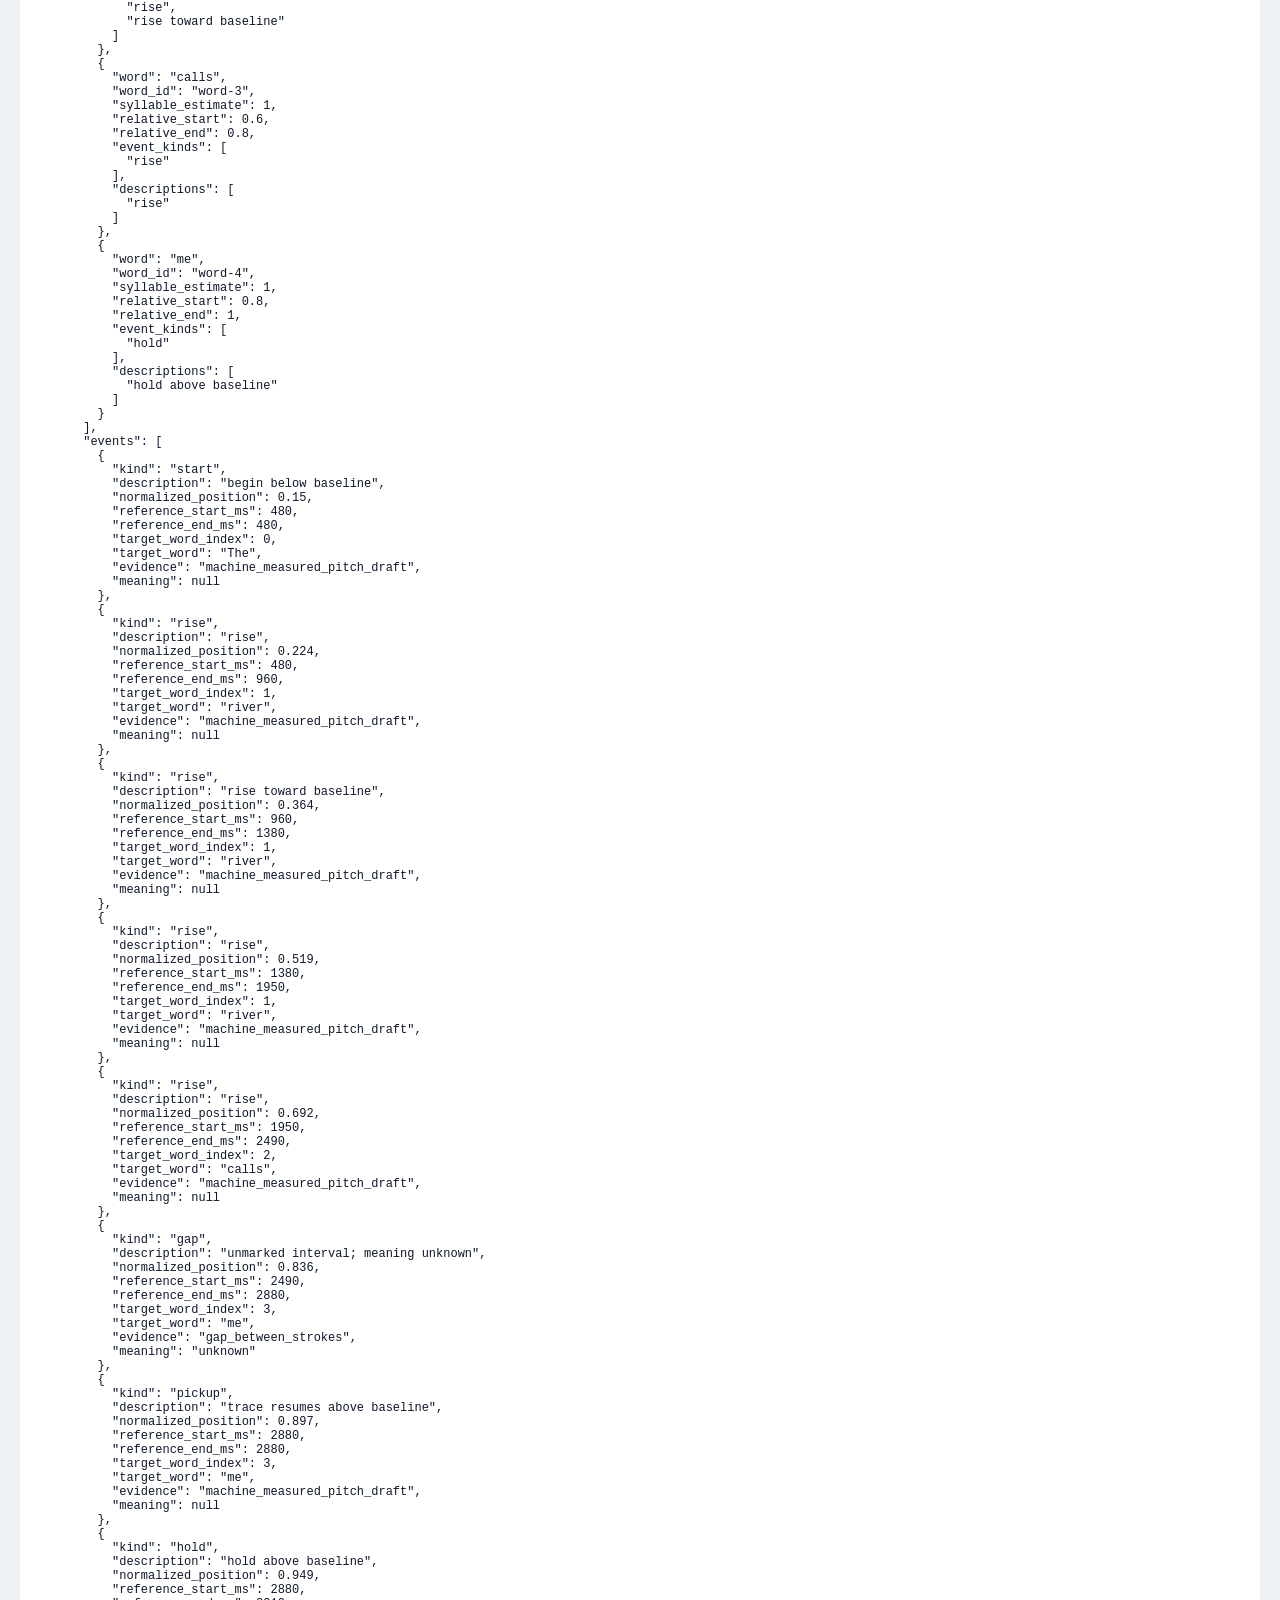
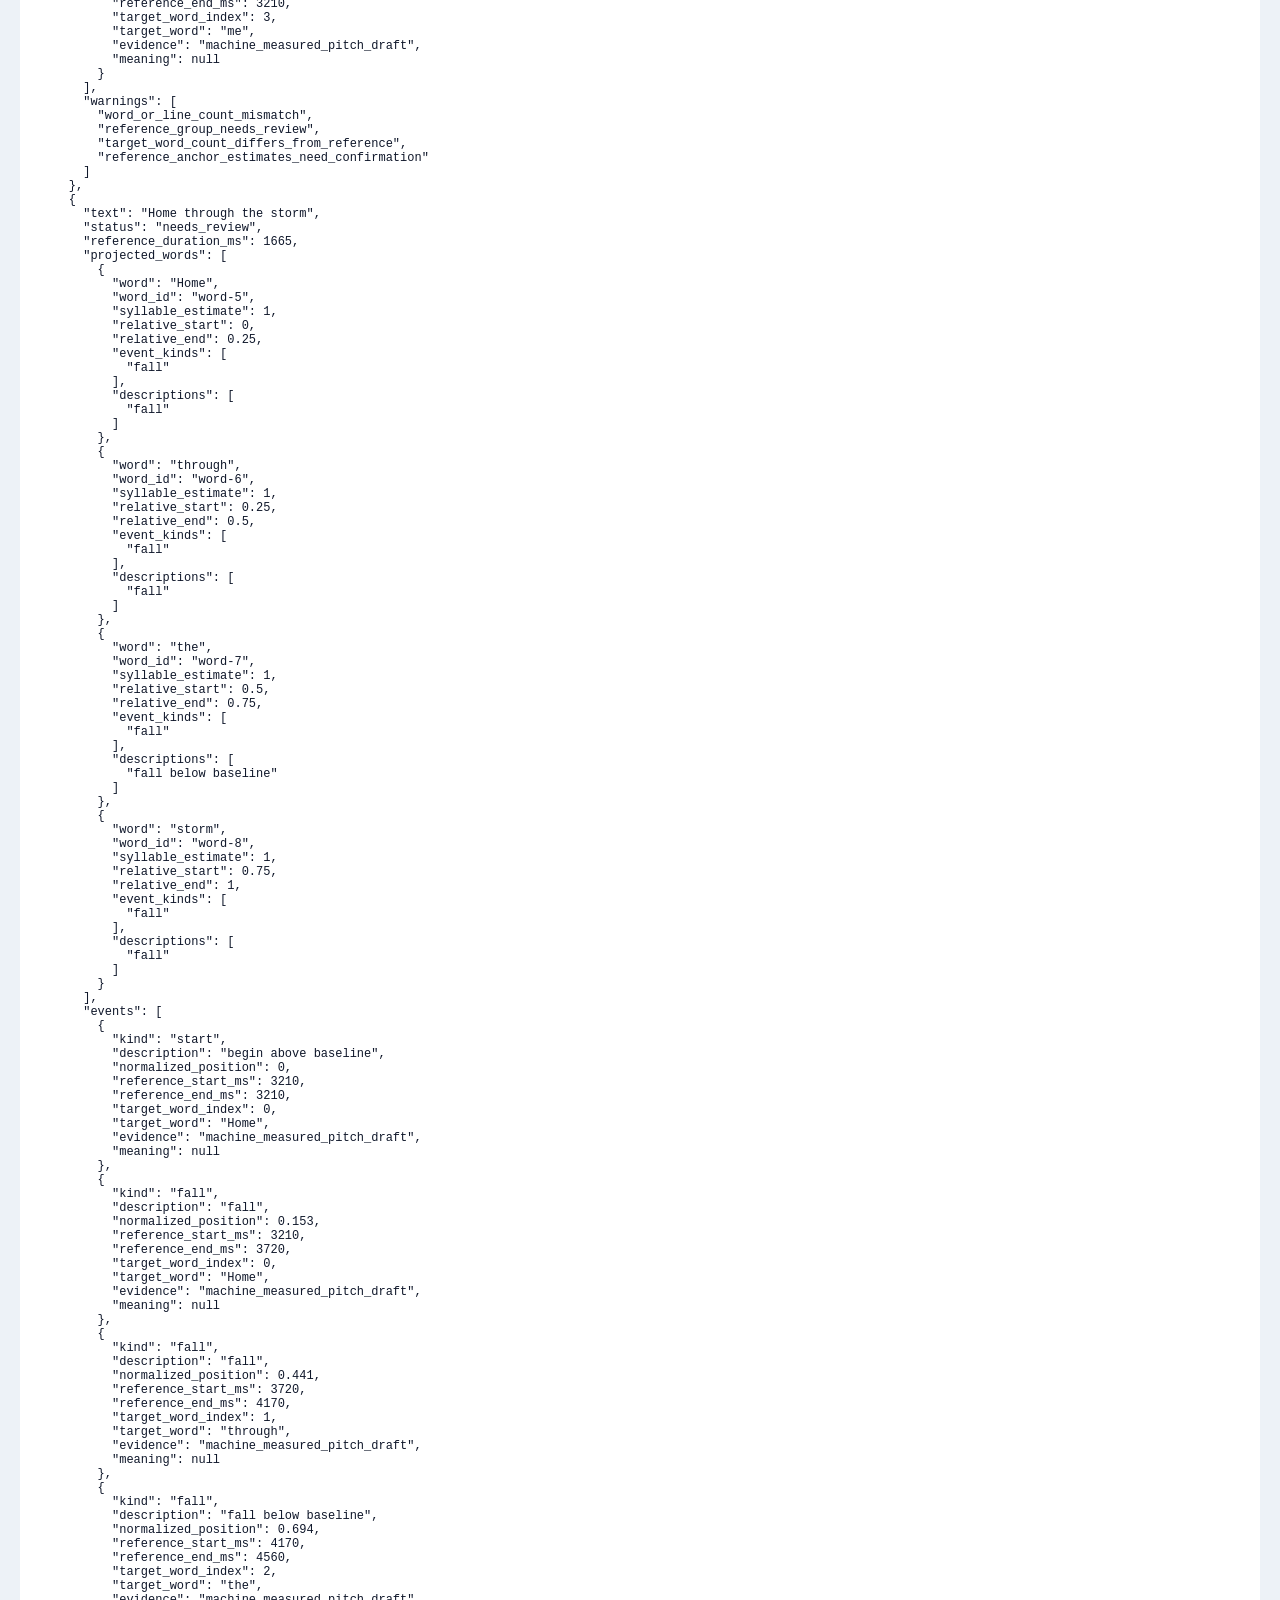
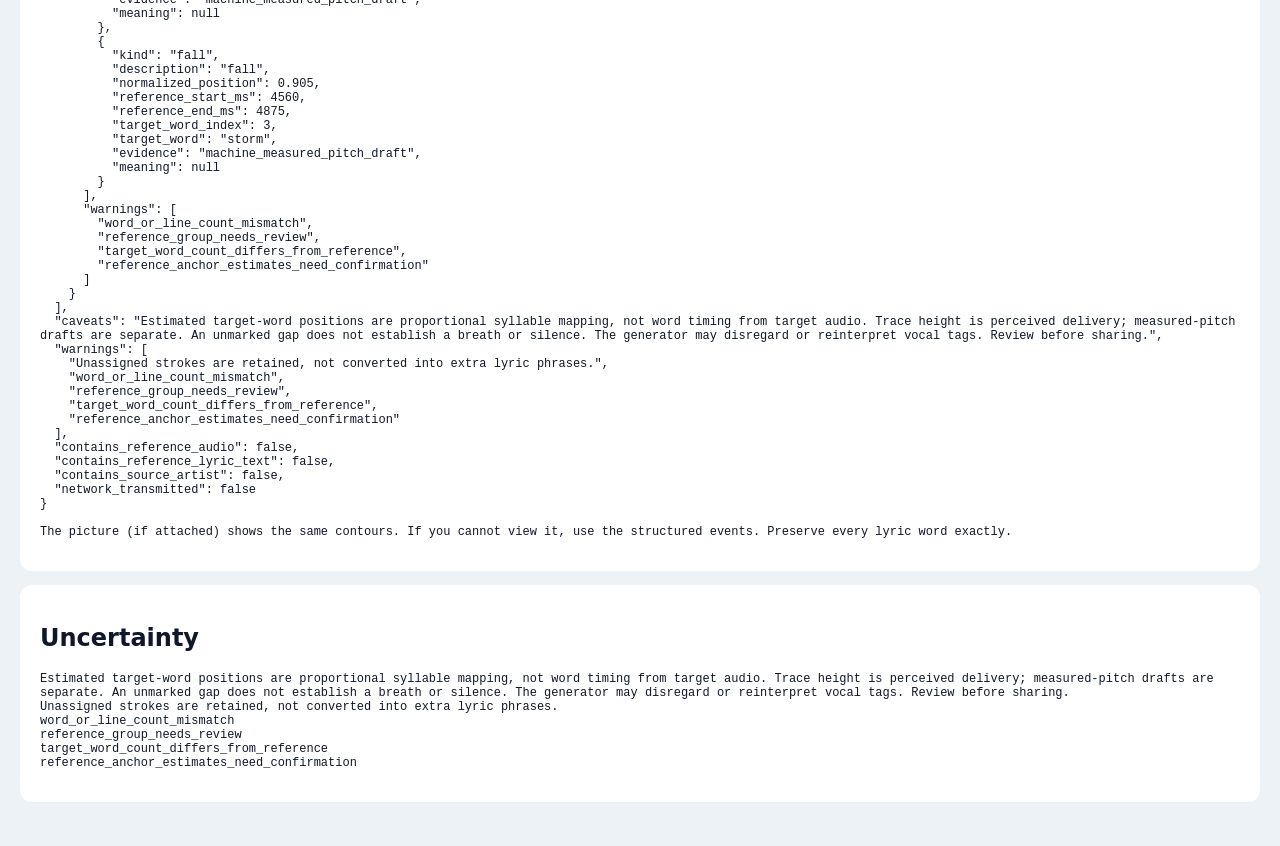
<file: examples/automatic_demo/output/visual-handoff.html>
<!DOCTYPE html><html lang="en"><meta charset="utf-8"><title>Song Shape - visual vocal map</title><style>body{font-family:system-ui, sans-serif;background:#edf2f7;color:#0f172a;margin:20px auto;max-width:1240px;padding:10px}section{background:white;padding:20px;margin:14px 0;border-radius:12px}svg{width:100%;height:auto}pre{white-space:pre-wrap;overflow-wrap:anywhere;font-size:12px}.note{color:#92400e}</style><main><h1>Song Shape · private offline handoff</h1><p>Generated locally; no uploaded audio, external resources or network connections.</p><section><svg xmlns="http://www.w3.org/2000/svg" width="1200" height="496" viewBox="0 0 1200 496" role="img" aria-label="Song Shape expressive vocal contour for original lyrics">
<rect width="100%" height="100%" fill="#f8fafc"/>
<text x="40" y="42" font-size="26" font-weight="700" fill="#0f172a">Song Shape · Vocal performance map</text>
<text x="40" y="69" font-size="15" fill="#475569">Replacement lyrics fitted to reference contours · not measured target-note timing</text>
<rect x="22" y="92" width="1155" height="166" rx="13" fill="white" stroke="#dce5ed"/>
<text x="42" y="119" font-size="17" font-weight="600" fill="#0f172a">1. The river calls me</text>
<rect x="82" y="130" width="1050" height="90" rx="5" fill="#f1f5f9"/>
<path d="M82 175 H1132" stroke="#94a3b8" stroke-dasharray="5 5"/>
<line x1="82" y1="130" x2="82" y2="220" stroke="#64748b" stroke-opacity="0.13"/>
<line x1="292" y1="130" x2="292" y2="220" stroke="#64748b" stroke-opacity="0.13"/>
<rect x="292" y="132" width="420" height="86" fill="#ccfbf1" opacity="0.55"/>
<line x1="712" y1="130" x2="712" y2="220" stroke="#64748b" stroke-opacity="0.13"/>
<rect x="712" y="132" width="210" height="86" fill="#ccfbf1" opacity="0.55"/>
<line x1="922" y1="130" x2="922" y2="220" stroke="#64748b" stroke-opacity="0.13"/>
<rect x="922" y="132" width="210" height="86" fill="#ccfbf1" opacity="0.55"/>
<path d="M239.009 210.888 L248.822 209.981 L258.636 209.043 L268.449 207.335 L278.262 205.439 L288.075 203.591 L297.888 201.797 L307.701 200.057 L317.514 198.356 L327.327 196.697 L337.14 195.081 L346.953 193.506 L356.766 191.965 L366.579 190.463 L376.393 188.997 L386.206 187.559 L396.019 186.152 L405.832 184.776 L415.645 183.431 L425.458 182.108 L435.271 180.816 L445.084 179.55 L454.897 178.305 L464.71 177.084 L474.523 175.886 L484.336 174.711 L494.15 173.554 L503.963 172.42 L513.776 171.303 L523.589 170.206 L533.402 169.127 L543.215 168.067 L553.028 167.021 L562.841 165.995 L572.654 164.983 L582.467 163.986 L592.28 163.005 L602.093 162.039 L611.907 161.086 L621.72 160.147 L631.533 159.223 L641.346 158.31 L651.159 157.412 L660.972 156.525 L670.785 155.65 L680.598 154.786 L690.411 153.934 L700.224 153.091 L710.037 152.261 L719.85 151.441 L729.664 150.632 L739.477 149.833 L749.29 149.044 L759.103 148.262 L768.916 147.492 L778.729 146.729 L788.542 145.975 L798.355 145.23 L808.168 144.494 L817.981 143.766 L827.794 143.047 L837.607 142.334 L847.421 141.629 L857.234 140.932 L867.047 140.28 L876.86 139.65 L886.673 139.333 L896.486 139.032 M1024.056 140.347 L1033.869 140.439 L1043.682 140.533 L1053.495 140.714 L1063.308 140.907 L1073.121 141.1 L1082.935 141.295 L1092.748 141.483 L1102.561 141.718 L1112.374 142.024 L1122.187 142.439 L1132 142.965" fill="none" stroke="#7c3aed" stroke-width="3" stroke-dasharray="7 4" stroke-linecap="round"/>
<text x="187" y="241" text-anchor="middle" font-size="12" fill="#334155">The</text>
<text x="502" y="241" text-anchor="middle" font-size="12" fill="#334155">river</text>
<text x="817" y="241" text-anchor="middle" font-size="12" fill="#334155">calls</text>
<text x="1027" y="241" text-anchor="middle" font-size="12" fill="#334155">me</text>
<text x="42" y="252" font-size="11" fill="#64748b">Review: word_or_line_count_mismatch, reference_group_needs_review, target_word_count_differs_from_reference, reference_anchor_estimates_need_confirmation</text>
<rect x="22" y="268" width="1155" height="166" rx="13" fill="white" stroke="#dce5ed"/>
<text x="42" y="295" font-size="17" font-weight="600" fill="#0f172a">2. Home through the storm</text>
<rect x="82" y="306" width="1050" height="90" rx="5" fill="#f1f5f9"/>
<path d="M82 351 H1132" stroke="#94a3b8" stroke-dasharray="5 5"/>
<line x1="82" y1="306" x2="82" y2="396" stroke="#64748b" stroke-opacity="0.13"/>
<rect x="82" y="308" width="262.5" height="86" fill="#ccfbf1" opacity="0.55"/>
<line x1="344.5" y1="306" x2="344.5" y2="396" stroke="#64748b" stroke-opacity="0.13"/>
<rect x="344.5" y="308" width="262.5" height="86" fill="#ccfbf1" opacity="0.55"/>
<line x1="607" y1="306" x2="607" y2="396" stroke="#64748b" stroke-opacity="0.13"/>
<rect x="607" y="308" width="262.5" height="86" fill="#ccfbf1" opacity="0.55"/>
<line x1="869.5" y1="306" x2="869.5" y2="396" stroke="#64748b" stroke-opacity="0.13"/>
<rect x="869.5" y="308" width="262.5" height="86" fill="#ccfbf1" opacity="0.55"/>
<path d="M82 318.965 L100.919 319.612 L119.838 320.33 L138.757 321.096 L157.676 321.873 L176.595 322.661 L195.514 323.459 L214.432 324.265 L233.351 325.082 L252.27 325.909 L271.189 326.747 L290.108 327.596 L309.027 328.457 L327.946 329.328 L346.865 330.211 L365.784 331.105 L384.703 332.012 L403.622 332.932 L422.541 333.867 L441.459 334.815 L460.378 335.779 L479.297 336.756 L498.216 337.747 L517.135 338.752 L536.054 339.775 L554.973 340.813 L573.892 341.869 L592.811 342.941 L611.73 344.033 L630.649 345.143 L649.568 346.272 L668.486 347.422 L687.405 348.593 L706.324 349.784 L725.243 350.997 L744.162 352.231 L763.081 353.491 L782 354.776 L800.919 356.089 L819.838 357.428 L838.757 358.798 L857.676 360.195 L876.595 361.622 L895.514 363.079 L914.432 364.57 L933.351 366.098 L952.27 367.662 L971.189 369.262 L990.108 370.909 L1009.027 372.594 L1027.946 374.326 L1046.865 376.106 L1065.784 377.939 L1084.703 379.82 L1103.622 381.758 L1122.541 383.748 L1132 384.777" fill="none" stroke="#7c3aed" stroke-width="3" stroke-dasharray="7 4" stroke-linecap="round"/>
<text x="213.25" y="417" text-anchor="middle" font-size="12" fill="#334155">Home</text>
<text x="475.75" y="417" text-anchor="middle" font-size="12" fill="#334155">through</text>
<text x="738.25" y="417" text-anchor="middle" font-size="12" fill="#334155">the</text>
<text x="1000.75" y="417" text-anchor="middle" font-size="12" fill="#334155">storm</text>
<text x="42" y="428" font-size="11" fill="#64748b">Review: word_or_line_count_mismatch, reference_group_needs_review, target_word_count_differs_from_reference, reference_anchor_estimates_need_confirmation</text>
<text x="40" y="474" fill="#64748b" font-size="12">Teal = human expressive trace; dashed purple = computer-measured frequency; grey = relative baseline. No source audio.</text></svg></section><section><h2>Locally drafted lyric tags</h2><pre>[Global Vocal Direction: One consistent lead singer for all sung passages; same vocal timbre, character, and diction throughout. Intensity, register, sustain, dynamics, and expression may vary naturally. No unexpected additional singer, duet, choir handoff, or voice-character change.]

[Verse]
[Delivery: begin below baseline; rise on &quot;river&quot;; rise on &quot;calls&quot;; hold on &quot;me&quot;]
The river calls me
[Delivery: begin above baseline; descend on &quot;Home&quot;; descend on &quot;through&quot;; dip below baseline on &quot;the&quot;; descend on &quot;storm&quot;]
Home through the storm
</pre></section><section><h2>Copy/paste into your chosen AI</h2><p class="note">The AI request contains your replacement lyrics and contour events. Review before transmitting to an outside provider.</p><pre>You are adapting vocal delivery tags for MY ORIGINAL lyrics. This is a visual/structured contour reference, not a request to copy the original voice or melody.

{
  &quot;schema_version&quot;: &quot;songshape-visual-handoff-0.2.5&quot;,
  &quot;task&quot;: &quot;adapt_performance_tags_to_original_lyrics&quot;,
  &quot;instructions&quot;: &quot;Preserve the new lyrics EXACTLY and preserve line breaks. The chart and events show expressive vocal movement, not a melody transcription. Compose concise performance tags for each lyric line and salient words: relative rises, descents, holds, dives and recoveries. Use one constant, user-selected lead singer. Never infer a singer change from movement or backing harmonies. Do not claim precise syllable alignment; if mismatched, propose alternatives and clearly flag fit issues. Do not invent breaths from unmarked gaps. Do not name or imitate the reference artist. Return two separate blocks: [Tagged lyrics] and [Style prompt], then [Uncertainties].&quot;,
  &quot;intended_lead_identity&quot;: &quot;One consistent lead singer for all sung passages; same vocal timbre, character, and diction throughout. Intensity, register, sustain, dynamics, and expression may vary naturally. No unexpected additional singer, duet, choir handoff, or voice-character change.&quot;,
  &quot;original_new_lyrics&quot;: &quot;[Verse]\nThe river calls me\nHome through the storm\n&quot;,
  &quot;projected_lines&quot;: [
    {
      &quot;text&quot;: &quot;The river calls me&quot;,
      &quot;status&quot;: &quot;needs_review&quot;,
      &quot;reference_duration_ms&quot;: 3210,
      &quot;projected_words&quot;: [
        {
          &quot;word&quot;: &quot;The&quot;,
          &quot;word_id&quot;: &quot;word-1&quot;,
          &quot;syllable_estimate&quot;: 1,
          &quot;relative_start&quot;: 0,
          &quot;relative_end&quot;: 0.2,
          &quot;event_kinds&quot;: [],
          &quot;descriptions&quot;: []
        },
        {
          &quot;word&quot;: &quot;river&quot;,
          &quot;word_id&quot;: &quot;word-2&quot;,
          &quot;syllable_estimate&quot;: 2,
          &quot;relative_start&quot;: 0.2,
          &quot;relative_end&quot;: 0.6,
          &quot;event_kinds&quot;: [
            &quot;rise&quot;
          ],
          &quot;descriptions&quot;: [
            &quot;rise&quot;,
            &quot;rise toward baseline&quot;
          ]
        },
        {
          &quot;word&quot;: &quot;calls&quot;,
          &quot;word_id&quot;: &quot;word-3&quot;,
          &quot;syllable_estimate&quot;: 1,
          &quot;relative_start&quot;: 0.6,
          &quot;relative_end&quot;: 0.8,
          &quot;event_kinds&quot;: [
            &quot;rise&quot;
          ],
          &quot;descriptions&quot;: [
            &quot;rise&quot;
          ]
        },
        {
          &quot;word&quot;: &quot;me&quot;,
          &quot;word_id&quot;: &quot;word-4&quot;,
          &quot;syllable_estimate&quot;: 1,
          &quot;relative_start&quot;: 0.8,
          &quot;relative_end&quot;: 1,
          &quot;event_kinds&quot;: [
            &quot;hold&quot;
          ],
          &quot;descriptions&quot;: [
            &quot;hold above baseline&quot;
          ]
        }
      ],
      &quot;events&quot;: [
        {
          &quot;kind&quot;: &quot;start&quot;,
          &quot;description&quot;: &quot;begin below baseline&quot;,
          &quot;normalized_position&quot;: 0.15,
          &quot;reference_start_ms&quot;: 480,
          &quot;reference_end_ms&quot;: 480,
          &quot;target_word_index&quot;: 0,
          &quot;target_word&quot;: &quot;The&quot;,
          &quot;evidence&quot;: &quot;machine_measured_pitch_draft&quot;,
          &quot;meaning&quot;: null
        },
        {
          &quot;kind&quot;: &quot;rise&quot;,
          &quot;description&quot;: &quot;rise&quot;,
          &quot;normalized_position&quot;: 0.224,
          &quot;reference_start_ms&quot;: 480,
          &quot;reference_end_ms&quot;: 960,
          &quot;target_word_index&quot;: 1,
          &quot;target_word&quot;: &quot;river&quot;,
          &quot;evidence&quot;: &quot;machine_measured_pitch_draft&quot;,
          &quot;meaning&quot;: null
        },
        {
          &quot;kind&quot;: &quot;rise&quot;,
          &quot;description&quot;: &quot;rise toward baseline&quot;,
          &quot;normalized_position&quot;: 0.364,
          &quot;reference_start_ms&quot;: 960,
          &quot;reference_end_ms&quot;: 1380,
          &quot;target_word_index&quot;: 1,
          &quot;target_word&quot;: &quot;river&quot;,
          &quot;evidence&quot;: &quot;machine_measured_pitch_draft&quot;,
          &quot;meaning&quot;: null
        },
        {
          &quot;kind&quot;: &quot;rise&quot;,
          &quot;description&quot;: &quot;rise&quot;,
          &quot;normalized_position&quot;: 0.519,
          &quot;reference_start_ms&quot;: 1380,
          &quot;reference_end_ms&quot;: 1950,
          &quot;target_word_index&quot;: 1,
          &quot;target_word&quot;: &quot;river&quot;,
          &quot;evidence&quot;: &quot;machine_measured_pitch_draft&quot;,
          &quot;meaning&quot;: null
        },
        {
          &quot;kind&quot;: &quot;rise&quot;,
          &quot;description&quot;: &quot;rise&quot;,
          &quot;normalized_position&quot;: 0.692,
          &quot;reference_start_ms&quot;: 1950,
          &quot;reference_end_ms&quot;: 2490,
          &quot;target_word_index&quot;: 2,
          &quot;target_word&quot;: &quot;calls&quot;,
          &quot;evidence&quot;: &quot;machine_measured_pitch_draft&quot;,
          &quot;meaning&quot;: null
        },
        {
          &quot;kind&quot;: &quot;gap&quot;,
          &quot;description&quot;: &quot;unmarked interval; meaning unknown&quot;,
          &quot;normalized_position&quot;: 0.836,
          &quot;reference_start_ms&quot;: 2490,
          &quot;reference_end_ms&quot;: 2880,
          &quot;target_word_index&quot;: 3,
          &quot;target_word&quot;: &quot;me&quot;,
          &quot;evidence&quot;: &quot;gap_between_strokes&quot;,
          &quot;meaning&quot;: &quot;unknown&quot;
        },
        {
          &quot;kind&quot;: &quot;pickup&quot;,
          &quot;description&quot;: &quot;trace resumes above baseline&quot;,
          &quot;normalized_position&quot;: 0.897,
          &quot;reference_start_ms&quot;: 2880,
          &quot;reference_end_ms&quot;: 2880,
          &quot;target_word_index&quot;: 3,
          &quot;target_word&quot;: &quot;me&quot;,
          &quot;evidence&quot;: &quot;machine_measured_pitch_draft&quot;,
          &quot;meaning&quot;: null
        },
        {
          &quot;kind&quot;: &quot;hold&quot;,
          &quot;description&quot;: &quot;hold above baseline&quot;,
          &quot;normalized_position&quot;: 0.949,
          &quot;reference_start_ms&quot;: 2880,
          &quot;reference_end_ms&quot;: 3210,
          &quot;target_word_index&quot;: 3,
          &quot;target_word&quot;: &quot;me&quot;,
          &quot;evidence&quot;: &quot;machine_measured_pitch_draft&quot;,
          &quot;meaning&quot;: null
        }
      ],
      &quot;warnings&quot;: [
        &quot;word_or_line_count_mismatch&quot;,
        &quot;reference_group_needs_review&quot;,
        &quot;target_word_count_differs_from_reference&quot;,
        &quot;reference_anchor_estimates_need_confirmation&quot;
      ]
    },
    {
      &quot;text&quot;: &quot;Home through the storm&quot;,
      &quot;status&quot;: &quot;needs_review&quot;,
      &quot;reference_duration_ms&quot;: 1665,
      &quot;projected_words&quot;: [
        {
          &quot;word&quot;: &quot;Home&quot;,
          &quot;word_id&quot;: &quot;word-5&quot;,
          &quot;syllable_estimate&quot;: 1,
          &quot;relative_start&quot;: 0,
          &quot;relative_end&quot;: 0.25,
          &quot;event_kinds&quot;: [
            &quot;fall&quot;
          ],
          &quot;descriptions&quot;: [
            &quot;fall&quot;
          ]
        },
        {
          &quot;word&quot;: &quot;through&quot;,
          &quot;word_id&quot;: &quot;word-6&quot;,
          &quot;syllable_estimate&quot;: 1,
          &quot;relative_start&quot;: 0.25,
          &quot;relative_end&quot;: 0.5,
          &quot;event_kinds&quot;: [
            &quot;fall&quot;
          ],
          &quot;descriptions&quot;: [
            &quot;fall&quot;
          ]
        },
        {
          &quot;word&quot;: &quot;the&quot;,
          &quot;word_id&quot;: &quot;word-7&quot;,
          &quot;syllable_estimate&quot;: 1,
          &quot;relative_start&quot;: 0.5,
          &quot;relative_end&quot;: 0.75,
          &quot;event_kinds&quot;: [
            &quot;fall&quot;
          ],
          &quot;descriptions&quot;: [
            &quot;fall below baseline&quot;
          ]
        },
        {
          &quot;word&quot;: &quot;storm&quot;,
          &quot;word_id&quot;: &quot;word-8&quot;,
          &quot;syllable_estimate&quot;: 1,
          &quot;relative_start&quot;: 0.75,
          &quot;relative_end&quot;: 1,
          &quot;event_kinds&quot;: [
            &quot;fall&quot;
          ],
          &quot;descriptions&quot;: [
            &quot;fall&quot;
          ]
        }
      ],
      &quot;events&quot;: [
        {
          &quot;kind&quot;: &quot;start&quot;,
          &quot;description&quot;: &quot;begin above baseline&quot;,
          &quot;normalized_position&quot;: 0,
          &quot;reference_start_ms&quot;: 3210,
          &quot;reference_end_ms&quot;: 3210,
          &quot;target_word_index&quot;: 0,
          &quot;target_word&quot;: &quot;Home&quot;,
          &quot;evidence&quot;: &quot;machine_measured_pitch_draft&quot;,
          &quot;meaning&quot;: null
        },
        {
          &quot;kind&quot;: &quot;fall&quot;,
          &quot;description&quot;: &quot;fall&quot;,
          &quot;normalized_position&quot;: 0.153,
          &quot;reference_start_ms&quot;: 3210,
          &quot;reference_end_ms&quot;: 3720,
          &quot;target_word_index&quot;: 0,
          &quot;target_word&quot;: &quot;Home&quot;,
          &quot;evidence&quot;: &quot;machine_measured_pitch_draft&quot;,
          &quot;meaning&quot;: null
        },
        {
          &quot;kind&quot;: &quot;fall&quot;,
          &quot;description&quot;: &quot;fall&quot;,
          &quot;normalized_position&quot;: 0.441,
          &quot;reference_start_ms&quot;: 3720,
          &quot;reference_end_ms&quot;: 4170,
          &quot;target_word_index&quot;: 1,
          &quot;target_word&quot;: &quot;through&quot;,
          &quot;evidence&quot;: &quot;machine_measured_pitch_draft&quot;,
          &quot;meaning&quot;: null
        },
        {
          &quot;kind&quot;: &quot;fall&quot;,
          &quot;description&quot;: &quot;fall below baseline&quot;,
          &quot;normalized_position&quot;: 0.694,
          &quot;reference_start_ms&quot;: 4170,
          &quot;reference_end_ms&quot;: 4560,
          &quot;target_word_index&quot;: 2,
          &quot;target_word&quot;: &quot;the&quot;,
          &quot;evidence&quot;: &quot;machine_measured_pitch_draft&quot;,
          &quot;meaning&quot;: null
        },
        {
          &quot;kind&quot;: &quot;fall&quot;,
          &quot;description&quot;: &quot;fall&quot;,
          &quot;normalized_position&quot;: 0.905,
          &quot;reference_start_ms&quot;: 4560,
          &quot;reference_end_ms&quot;: 4875,
          &quot;target_word_index&quot;: 3,
          &quot;target_word&quot;: &quot;storm&quot;,
          &quot;evidence&quot;: &quot;machine_measured_pitch_draft&quot;,
          &quot;meaning&quot;: null
        }
      ],
      &quot;warnings&quot;: [
        &quot;word_or_line_count_mismatch&quot;,
        &quot;reference_group_needs_review&quot;,
        &quot;target_word_count_differs_from_reference&quot;,
        &quot;reference_anchor_estimates_need_confirmation&quot;
      ]
    }
  ],
  &quot;caveats&quot;: &quot;Estimated target-word positions are proportional syllable mapping, not word timing from target audio. Trace height is perceived delivery; measured-pitch drafts are separate. An unmarked gap does not establish a breath or silence. The generator may disregard or reinterpret vocal tags. Review before sharing.&quot;,
  &quot;warnings&quot;: [
    &quot;Unassigned strokes are retained, not converted into extra lyric phrases.&quot;,
    &quot;word_or_line_count_mismatch&quot;,
    &quot;reference_group_needs_review&quot;,
    &quot;target_word_count_differs_from_reference&quot;,
    &quot;reference_anchor_estimates_need_confirmation&quot;
  ],
  &quot;contains_reference_audio&quot;: false,
  &quot;contains_reference_lyric_text&quot;: false,
  &quot;contains_source_artist&quot;: false,
  &quot;network_transmitted&quot;: false
}

The picture (if attached) shows the same contours. If you cannot view it, use the structured events. Preserve every lyric word exactly.</pre></section><section><h2>Uncertainty</h2><pre>Estimated target-word positions are proportional syllable mapping, not word timing from target audio. Trace height is perceived delivery; measured-pitch drafts are separate. An unmarked gap does not establish a breath or silence. The generator may disregard or reinterpret vocal tags. Review before sharing.
Unassigned strokes are retained, not converted into extra lyric phrases.
word_or_line_count_mismatch
reference_group_needs_review
target_word_count_differs_from_reference
reference_anchor_estimates_need_confirmation</pre></section></main></html>
</file>
<file: css/app.css>
/* Song Shape v0.2 — local static styles. No webfonts, no network. */
:root {
  --bg: #eef2f6;
  --panel: #ffffff;
  --ink: #0f172a;
  --muted: #64748b;
  --line: #e2e8f0;
  --line-strong: #cbd5e1;
  --accent: #16a34a;
  --accent-ink: #14532d;
  --warn: #d97706;
  --warn-ink: #9a3412;
  --danger: #be123c;
  --rec: #dc2626;
  --focus: #2563eb;
  --radius: 12px;
  font-family: ui-sans-serif, system-ui, -apple-system, "Segoe UI", sans-serif;
}

* { box-sizing: border-box; }
html, body { margin: 0; height: 100%; background: var(--bg); color: var(--ink); }
button, input, select { font: inherit; }

#app {
  min-height: 100%;
  display: flex;
  flex-direction: column;
  padding: 16px 18px 12px;
  gap: 10px;
}
#app.dragover {
  outline: 3px dashed var(--accent);
  outline-offset: -6px;
  background: #f0fdf4;
}

.header, .transport, .workspace, .footer {
  width: min(1280px, 100%);
  margin: 0 auto;
}

.header {
  display: flex;
  justify-content: space-between;
  gap: 16px;
  align-items: flex-start;
  background: var(--panel);
  border: 1px solid var(--line);
  border-radius: var(--radius);
  padding: 14px 16px;
  box-shadow: 0 1px 2px rgba(15, 23, 42, 0.04);
}
.titles h1 { margin: 0; font-size: 1.35rem; letter-spacing: -0.02em; }
.subtitle { margin: 4px 0 0; color: var(--muted); font-size: 0.92rem; max-width: 62ch; }
.credit { margin: 6px 0 0; color: var(--muted); font-size: 0.78rem; }
.credit.brand { font-weight: 600; }
.brand-link { color: inherit; text-decoration: underline; }

.header-actions {
  display: flex;
  flex-direction: column;
  align-items: flex-end;
  gap: 6px;
  flex: 0 0 auto;
}
.audio-label { color: var(--muted); font-size: 0.82rem; max-width: 360px; text-align: right; }

.row {
  display: flex;
  flex-wrap: wrap;
  gap: 8px;
  align-items: center;
}
.transport, .toolbar {
  background: var(--panel);
  border: 1px solid var(--line);
  border-radius: var(--radius);
  padding: 10px 12px;
  box-shadow: 0 1px 2px rgba(15, 23, 42, 0.04);
}
.transport { justify-content: space-between; }
.cluster { display: flex; flex-wrap: wrap; gap: 8px; align-items: center; }

button, .file-btn {
  appearance: none;
  border: 1px solid var(--line-strong);
  background: #fff;
  color: var(--ink);
  border-radius: 8px;
  padding: 6px 10px;
  cursor: pointer;
  line-height: 1.2;
}
button:hover, .file-btn:hover { background: #f8fafc; border-color: #94a3b8; }
button.on { background: #ecfdf3; border-color: #86efac; color: var(--accent-ink); }
button.primary { background: #0f172a; color: #fff; border-color: #0f172a; }
button.primary:hover { background: #1e293b; }
button.danger:hover { color: var(--danger); border-color: #fda4af; background: #fff1f2; }
button:focus-visible, input:focus-visible { outline: 2px solid var(--focus); outline-offset: 2px; }

#time-readout { font-variant-numeric: tabular-nums; font-weight: 600; min-width: 13rem; }
#rec-badge {
  background: var(--rec);
  color: #fff;
  font-size: 0.72rem;
  font-weight: 700;
  letter-spacing: 0.08em;
  padding: 3px 8px;
  border-radius: 999px;
}
#status { width: min(1280px, 100%); margin: 0 auto; font-size: 0.9rem; color: var(--muted); min-height: 1.3em; }
#status[data-kind="ok"] { color: var(--accent-ink); }
#status[data-kind="warn"] { color: var(--warn-ink); }
#status[data-kind="rec"] { color: var(--rec); font-weight: 600; }
#status[data-kind="error"], .hint[data-kind="error"] { color: var(--rec); font-weight: 600; }

.workspace {
  display: grid;
  grid-template-columns: minmax(0, 1fr) 340px;
  gap: 10px;
  flex: 1 1 auto;
  min-height: 520px;
  height: calc(100vh - 300px);
}
.stage-wrap {
  background: var(--panel);
  border: 1px solid var(--line);
  border-radius: var(--radius);
  overflow: hidden;
  min-height: 520px;
  height: 100%;
  position: relative;
}
#stage {
  position: absolute;
  inset: 0;
  width: 100%;
  height: 100%;
  display: block;
  touch-action: none;
  cursor: crosshair;
  background: #f8fafc;
}
#stage:focus { outline: none; }

.side {
  background: var(--panel);
  border: 1px solid var(--line);
  border-radius: var(--radius);
  padding: 12px;
  display: flex;
  flex-direction: column;
  gap: 8px;
  min-height: 0;
  height: 100%;
  overflow-y: auto;
}
.side h2 { margin: 0; font-size: 0.82rem; text-transform: uppercase; letter-spacing: 0.06em; color: var(--muted); }
#stroke-list { list-style: none; margin: 0; padding: 0; overflow: auto; flex: 0 0 auto; min-height: 5.5rem; max-height: 11rem; }
#stroke-list li { padding: 6px 8px; border-radius: 8px; font-size: 0.82rem; border: 1px solid transparent; }
#stroke-list li + li { margin-top: 4px; }
.stroke-item { cursor: pointer; background: #f8fafc; }
.stroke-item:hover { border-color: var(--line-strong); }
.stroke-item.selected { border-color: #fdba74; background: #fff7ed; }
.gap-item { color: var(--warn-ink); background: #fff7ed; }
.stroke-item .meta, .gap-item .meta, .muted { color: var(--muted); }
.tags { display: block; margin-top: 2px; }
label.field { display: flex; flex-direction: column; gap: 4px; font-size: 0.8rem; color: var(--muted); }
label.field[hidden], [hidden] { display: none !important; }
label.field input[type="text"], label.field input[type="number"], label.field select {
  border: 1px solid var(--line-strong);
  border-radius: 8px;
  padding: 6px 8px;
  width: 100%;
}
.hint { font-size: 0.75rem; color: var(--muted); margin: 0; }
#summary-fallback { width: 100%; min-height: 7rem; font: 12px ui-monospace, monospace; }

.footer {
  color: var(--muted);
  font-size: 0.78rem;
  padding: 4px 2px 8px;
}
.footer p { margin: 0 0 4px; }

input[type="range"] { width: 120px; }
.sr-only {
  position: absolute; width: 1px; height: 1px; padding: 0; margin: -1px;
  overflow: hidden; clip: rect(0,0,0,0); border: 0;
}


.next-word {
  background: #ecfdf3;
  border: 1px solid #86efac;
  border-radius: 8px;
  padding: 8px 10px;
  font-size: 0.92rem;
}
.next-word strong { color: var(--accent-ink); }
label.field textarea, #map-output, #lyrics-text, #new-lyrics, #performer-identity {
  border: 1px solid var(--line-strong);
  border-radius: 8px;
  padding: 6px 8px;
  width: 100%;
  font: inherit;
  resize: vertical;
}
#stage.mode-place { cursor: cell; }
#stage.mode-trace { cursor: crosshair; }
details#ai-connect {
  border: 1px solid var(--line);
  border-radius: 8px;
  padding: 8px;
}
details#ai-connect summary { cursor: pointer; font-size: 0.82rem; color: var(--muted); }
#suno-limits { margin-bottom: 4px; }


.draft-feedback { margin: 0; }
.draft-progress-wrap {
  display: flex;
  flex-direction: column;
  gap: 4px;
  margin: 2px 0 6px;
}
.draft-progress-wrap[hidden], .draft-message[hidden] { display: none !important; }
#draft-progress-text { font-size: 0.85rem; color: var(--accent-ink); font-weight: 600; }
#draft-progress-bar { width: 100%; height: 8px; }
.draft-message { margin: 0 0 6px; font-size: 0.85rem; }
.draft-message[data-kind="warn"] { color: var(--warn-ink); font-weight: 600; }
.draft-message[data-kind="ok"] { color: var(--accent-ink); }
.draft-message[data-kind="info"] { color: var(--muted); }
button.attention {
  box-shadow: 0 0 0 3px #fcd34d;
  animation: songshape-pulse 0.7s ease-in-out 0s 4;
}
@keyframes songshape-pulse {
  0%, 100% { box-shadow: 0 0 0 3px #fcd34d; }
  50% { box-shadow: 0 0 0 7px rgba(252, 211, 77, 0.15); }
}

@media (max-width: 900px) {
  .workspace { grid-template-columns: 1fr; }
  .header { flex-direction: column; }
  .header-actions { align-items: flex-start; }
  .audio-label { text-align: left; }
}

/* Offline visual output preview: no network requests or external resources. */
.visual-handoff {border:1px solid var(--line-strong);border-radius:10px;background:#f8fafc;padding:10px;margin:8px 0;}
.visual-handoff img {width:100%;max-height:420px;object-fit:contain;object-position:top;border:1px solid var(--line);background:white;}

/* v0.2.7 */
.subhead { font-size: 0.9rem; margin: 14px 0 4px; }
.ai-example-list { margin: 4px 0 8px; padding-left: 18px; font-size: 0.8rem; }
.ai-example-list li { margin: 2px 0; }
.ai-example-list button { margin-left: 6px; font-size: 0.75rem; padding: 1px 6px; }
#about { margin-top: 6px; font-size: 0.8rem; }
#about summary { cursor: pointer; }

/* v0.2.8 guided four-stage panel */
.guided { background: var(--panel); border: 1px solid var(--line); border-radius: var(--radius); padding: 10px 14px; }
.guided h2 { font-size: 1rem; margin: 0 0 4px; }
.guided-steps { list-style: none; margin: 6px 0; padding: 0; display: grid; grid-template-columns: repeat(auto-fit, minmax(230px, 1fr)); gap: 8px; }
.guided-steps li { border: 1px solid var(--line-strong); border-radius: 10px; padding: 8px 10px; display: flex; flex-wrap: wrap; align-items: center; gap: 6px; background: #f8fafc; }
.g-name { font-weight: 600; flex: 1 1 100%; }
.g-status { font-size: 0.8rem; padding: 2px 8px; border-radius: 999px; background: var(--line); color: var(--muted); flex: 1 1 auto; }
.g-status[data-state="running"] { background: #dbeafe; color: #1e3a8a; }
.g-status[data-state="review"] { background: #fef3c7; color: var(--warn-ink); }
.g-status[data-state="done"] { background: #dcfce7; color: var(--accent-ink); }
.g-status[data-state="error"] { background: #ffe4e6; color: var(--danger); }
#g-message { margin: 4px 0 0; }

/* v0.2.9 lyric input help */
.format-help { margin: 0.5rem 0; font-size: 0.9rem; }
.format-help summary { cursor: pointer; font-weight: 600; }
.format-help ul { margin: 0.4rem 0 0 1.1rem; padding: 0; }
h2 .optional { font-weight: 400; font-size: 0.8em; opacity: 0.75; }

/* v0.2.11 */
.stage0{border:1px solid var(--line,#d0d7de);border-radius:8px;padding:.6rem .8rem;margin:.5rem 0 .8rem;background:rgba(46,160,67,.05)}
.stage0 h3{margin:.1rem 0 .3rem;font-size:1rem}
.pipeline-log{margin:.3rem 0 0;padding-left:1.2rem;font-size:.85rem}
.pipeline-log li[data-state="error"]{color:#b42318}
.pipeline-log li[data-state="done"]{color:#1a7f37}
.shortcuts{margin-top:.3rem}
#stage-result{margin:.4rem 0;padding:.4rem .6rem;border-left:3px solid #2da44e;background:rgba(46,160,67,.06);font-size:.9rem;white-space:pre-wrap}
.warn-text{color:#a15c00;font-weight:600}
.suno-budget select{margin-left:.4rem}
.lead-only{border-left:3px solid #7c3aed;padding-left:.5rem}
.harmony-row{list-style:none}
#harmony-list li{margin:.15rem 0}
.badge-harmony{display:inline-block;background:#7c3aed;color:#fff;border-radius:.6rem;padding:0 .35rem;font-size:.75em;font-weight:700;margin-left:.25rem}
/* v0.2.11 fix6e: docked tap controls beside the graph while tapping */
.tap-dock{position:fixed;z-index:40;width:190px;background:#fff;border:1px solid #c4b5fd;border-radius:10px;box-shadow:0 6px 18px rgba(15,23,42,.18);padding:8px;font-size:.8rem}
.tap-dock[hidden]{display:none}
.tap-dock-head{display:flex;justify-content:space-between;align-items:center;margin-bottom:4px;color:#6d28d9}
.tap-dock-line{margin:3px 0;line-height:1.25;overflow-wrap:anywhere}
.tap-dock-line.next{font-weight:600;color:#4c1d95}
.tap-dock-buttons{display:grid;grid-template-columns:1fr 1fr;gap:4px;margin:6px 0}
.tap-dock-buttons button{font-size:.75rem;padding:4px 5px}
.tap-dock-buttons #tap-dock-mark{grid-column:1 / span 2}
.tap-dock input{width:4.5rem}
.tap-dock.floating{opacity:.96}
.tap-rule{margin:.3rem 0;padding:.35rem .5rem;border-left:3px solid #7c3aed;background:#f5f3ff}
.tap-next-big{font-size:1.05rem;font-weight:700;color:#4c1d95;margin:.3rem 0}
.tap-warn,.tap-dock-warn{color:#9a3412;background:#fff7ed;border:1px solid #fdba74;border-radius:6px;padding:.25rem .4rem}
.tap-dock-rule{margin:2px 0 4px;color:#4c1d95}
.tap-dock-line.next{font-size:.95rem}

/* v0.2.11 fix6f: singer range */
.vocal-range strong{color:#0f766e;font-size:13px}

/* v0.2.11 fix7: guided flow, step numbers, run feedback */
.g-when { font-size: 0.75rem; color: var(--muted); flex: 1 1 100%; }
.g-hint { font-size: 0.78rem; color: var(--muted); flex: 1 1 100%; margin: 0; }
@keyframes g-flash { 0% { box-shadow: 0 0 0 3px #22c55e; background: #f0fdf4; } 100% { box-shadow: 0 0 0 0 transparent; } }
.guided-steps li.g-updated { animation: g-flash 1.6s ease-out 1; }
.flow { list-style: none; margin: 8px 0; padding: 0; display: grid; gap: 8px; }
.flow > li { border: 1px solid var(--line-strong); border-radius: 10px; padding: 8px 10px; background: #f8fafc; }
.flow > li > h3 { margin: 0 0 4px; font-size: 0.98rem; }
.flow .optional-tag { font-weight: 600; font-size: 0.75rem; color: #7c3aed; border: 1px solid #c4b5fd; border-radius: 999px; padding: 0 6px; margin-left: 6px; vertical-align: middle; }
.flow .local-tag { font-weight: 600; font-size: 0.75rem; color: #0f766e; border: 1px solid #99f6e4; border-radius: 999px; padding: 0 6px; margin-left: 6px; vertical-align: middle; }
.flow textarea#lyrics-text { width: 100%; min-height: 9rem; }
.flow-stages > h3 { margin-bottom: 6px; }
</file>
